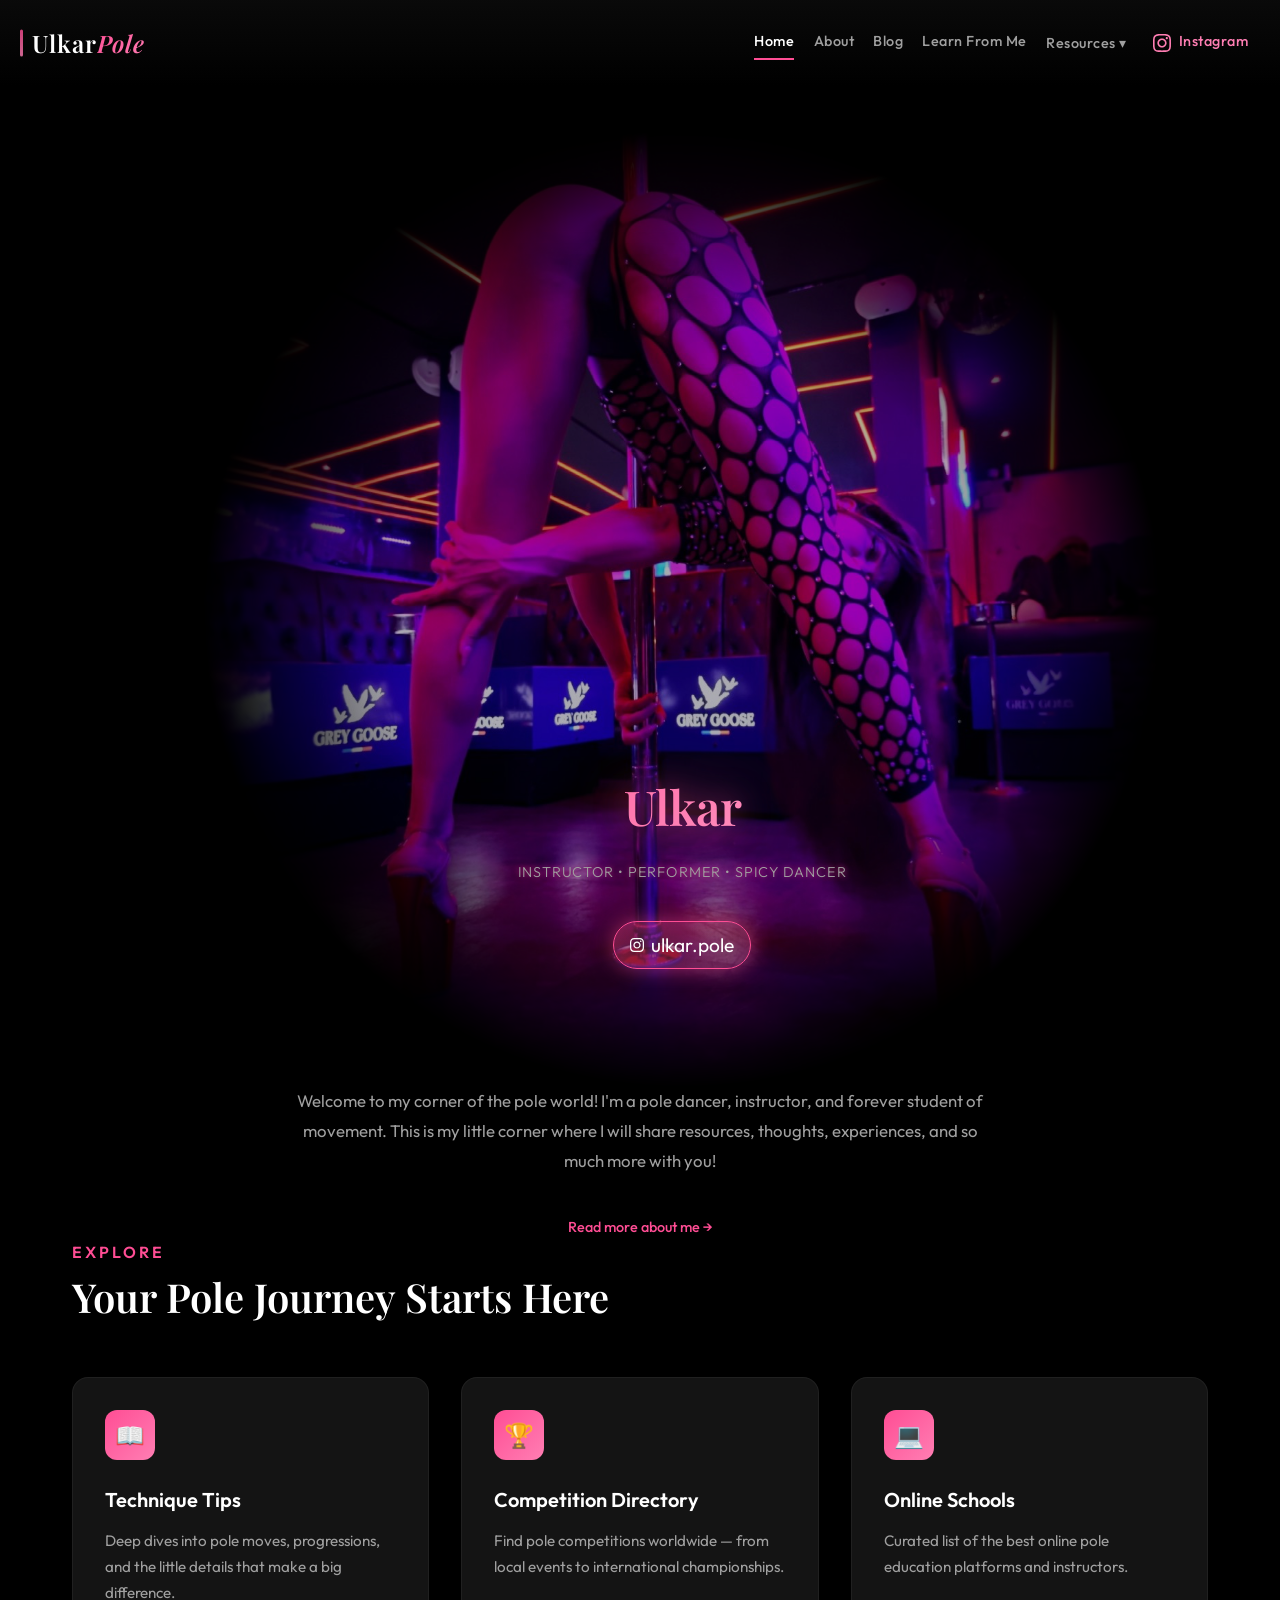
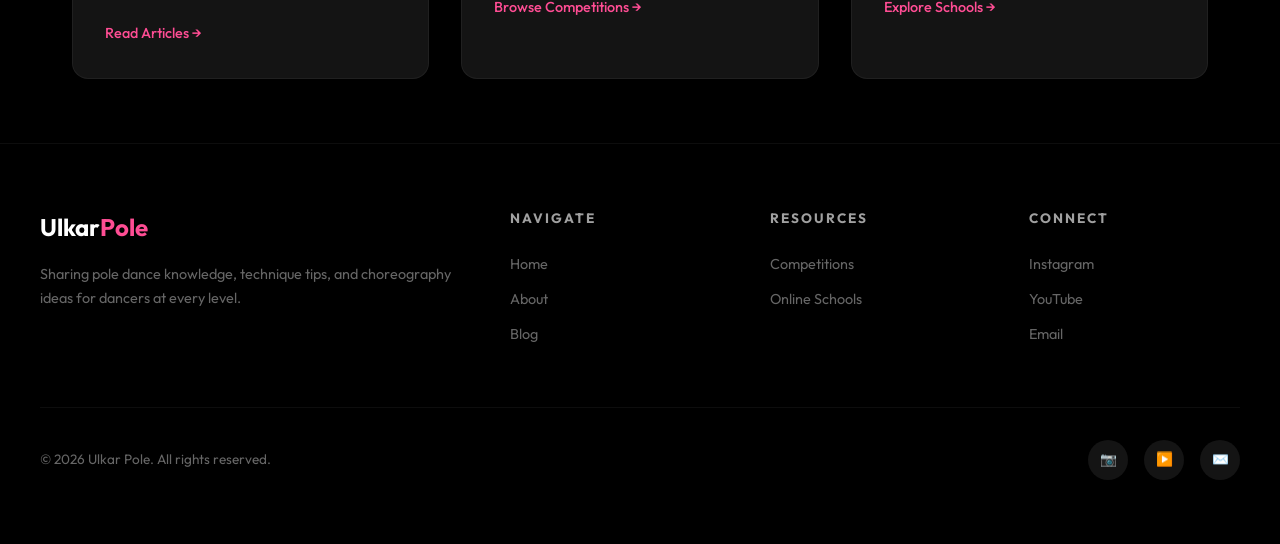
<file: index.html>
<!DOCTYPE html>
<html lang="en">
<head>
  <meta charset="UTF-8">
  <meta name="viewport" content="width=device-width, initial-scale=1.0">
  <title>Ulkar Pole | Pole Dance Technique & Artistry</title>
  <link rel="stylesheet" href="styles.css">
  <link rel="preconnect" href="https://fonts.googleapis.com">
  <link rel="preconnect" href="https://fonts.gstatic.com" crossorigin>
  <link href="https://fonts.googleapis.com/css2?family=Outfit:wght@300;400;500;600;700;800&family=Playfair+Display:ital,wght@0,400;0,600;1,400&display=swap" rel="stylesheet">
  <script src="components/loader.js"></script>
</head>

<body>

  <!-- Navigation -->
  <div id="nav-placeholder"></div>

  <!-- Hero Section -->
  <section class="hero">
    <div class="hero-content">
      <!-- Profile Photo Background -->
      <div class="hero-photo-bg">
        <img src="images/Profile.jpg" alt="Ulkar">
        <div class="hero-photo-text">
          <h1>Ulkar</h1>
          <p class="tagline">Instructor • Performer • Spicy Dancer</p>
          <a href="https://instagram.com/ulkar.pole" target="_blank" class="instagram-link">
            <svg width="14" height="14" viewBox="0 0 24 24" fill="currentColor">
              <path d="M12 2.163c3.204 0 3.584.012 4.85.07 3.252.148 4.771 1.691 4.919 4.919.058 1.265.069 1.645.069 4.849 0 3.205-.012 3.584-.069 4.849-.149 3.225-1.664 4.771-4.919 4.919-1.266.058-1.644.07-4.85.07-3.204 0-3.584-.012-4.849-.07-3.26-.149-4.771-1.699-4.919-4.92-.058-1.265-.07-1.644-.07-4.849 0-3.204.013-3.583.07-4.849.149-3.227 1.664-4.771 4.919-4.919 1.266-.057 1.645-.069 4.849-.069zm0-2.163c-3.259 0-3.667.014-4.947.072-4.358.2-6.78 2.618-6.98 6.98-.059 1.281-.073 1.689-.073 4.948 0 3.259.014 3.668.072 4.948.2 4.358 2.618 6.78 6.98 6.98 1.281.058 1.689.072 4.948.072 3.259 0 3.668-.014 4.948-.072 4.354-.2 6.782-2.618 6.979-6.98.059-1.28.073-1.689.073-4.948 0-3.259-.014-3.667-.072-4.947-.196-4.354-2.617-6.78-6.979-6.98-1.281-.059-1.69-.073-4.949-.073zm0 5.838c-3.403 0-6.162 2.759-6.162 6.162s2.759 6.163 6.162 6.163 6.162-2.759 6.162-6.163c0-3.403-2.759-6.162-6.162-6.162zm0 10.162c-2.209 0-4-1.79-4-4 0-2.209 1.791-4 4-4s4 1.791 4 4c0 2.21-1.791 4-4 4zm6.406-11.845c-.796 0-1.441.645-1.441 1.44s.645 1.44 1.441 1.44c.795 0 1.439-.645 1.439-1.44s-.644-1.44-1.439-1.44z"/>
            </svg>
            ulkar.pole
          </a>
        </div>
      </div>
    </div>
  </section>

  <!-- About Section -->
  <section class="container about-section">
    <div class="about-intro">
      <p>
        Welcome to my corner of the pole world! I'm a pole dancer, instructor, and forever student of movement. This is my little corner where I will share resources, thoughts, experiences, and so much more with you!      </p>
      <a href="about.html" class="card-link">Read more about me →</a>
    </div>
  </section>

  <!-- Featured Section -->
  <section class="container">
    <span class="section-title">Explore</span>
    <h2 class="section-heading">Your Pole Journey Starts Here</h2>
    
    <div class="cards-grid">
      <div class="card">
        <div class="card-icon">📖</div>
        <h3>Technique Tips</h3>
        <p>Deep dives into pole moves, progressions, and the little details that make a big difference.</p>
        <a href="blog.html" class="card-link">Read Articles →</a>
      </div>
      
      <div class="card">
        <div class="card-icon">🏆</div>
        <h3>Competition Directory</h3>
        <p>Find pole competitions worldwide — from local events to international championships.</p>
        <a href="competitions.html" class="card-link">Browse Competitions →</a>
      </div>
      
      <div class="card">
        <div class="card-icon">💻</div>
        <h3>Online Schools</h3>
        <p>Curated list of the best online pole education platforms and instructors.</p>
        <a href="schools.html" class="card-link">Explore Schools →</a>
      </div>
    </div>
  </section>

  <!-- Footer -->
  <!-- Footer -->
  <div id="footer-placeholder"></div>

</body>
</html>
</file>
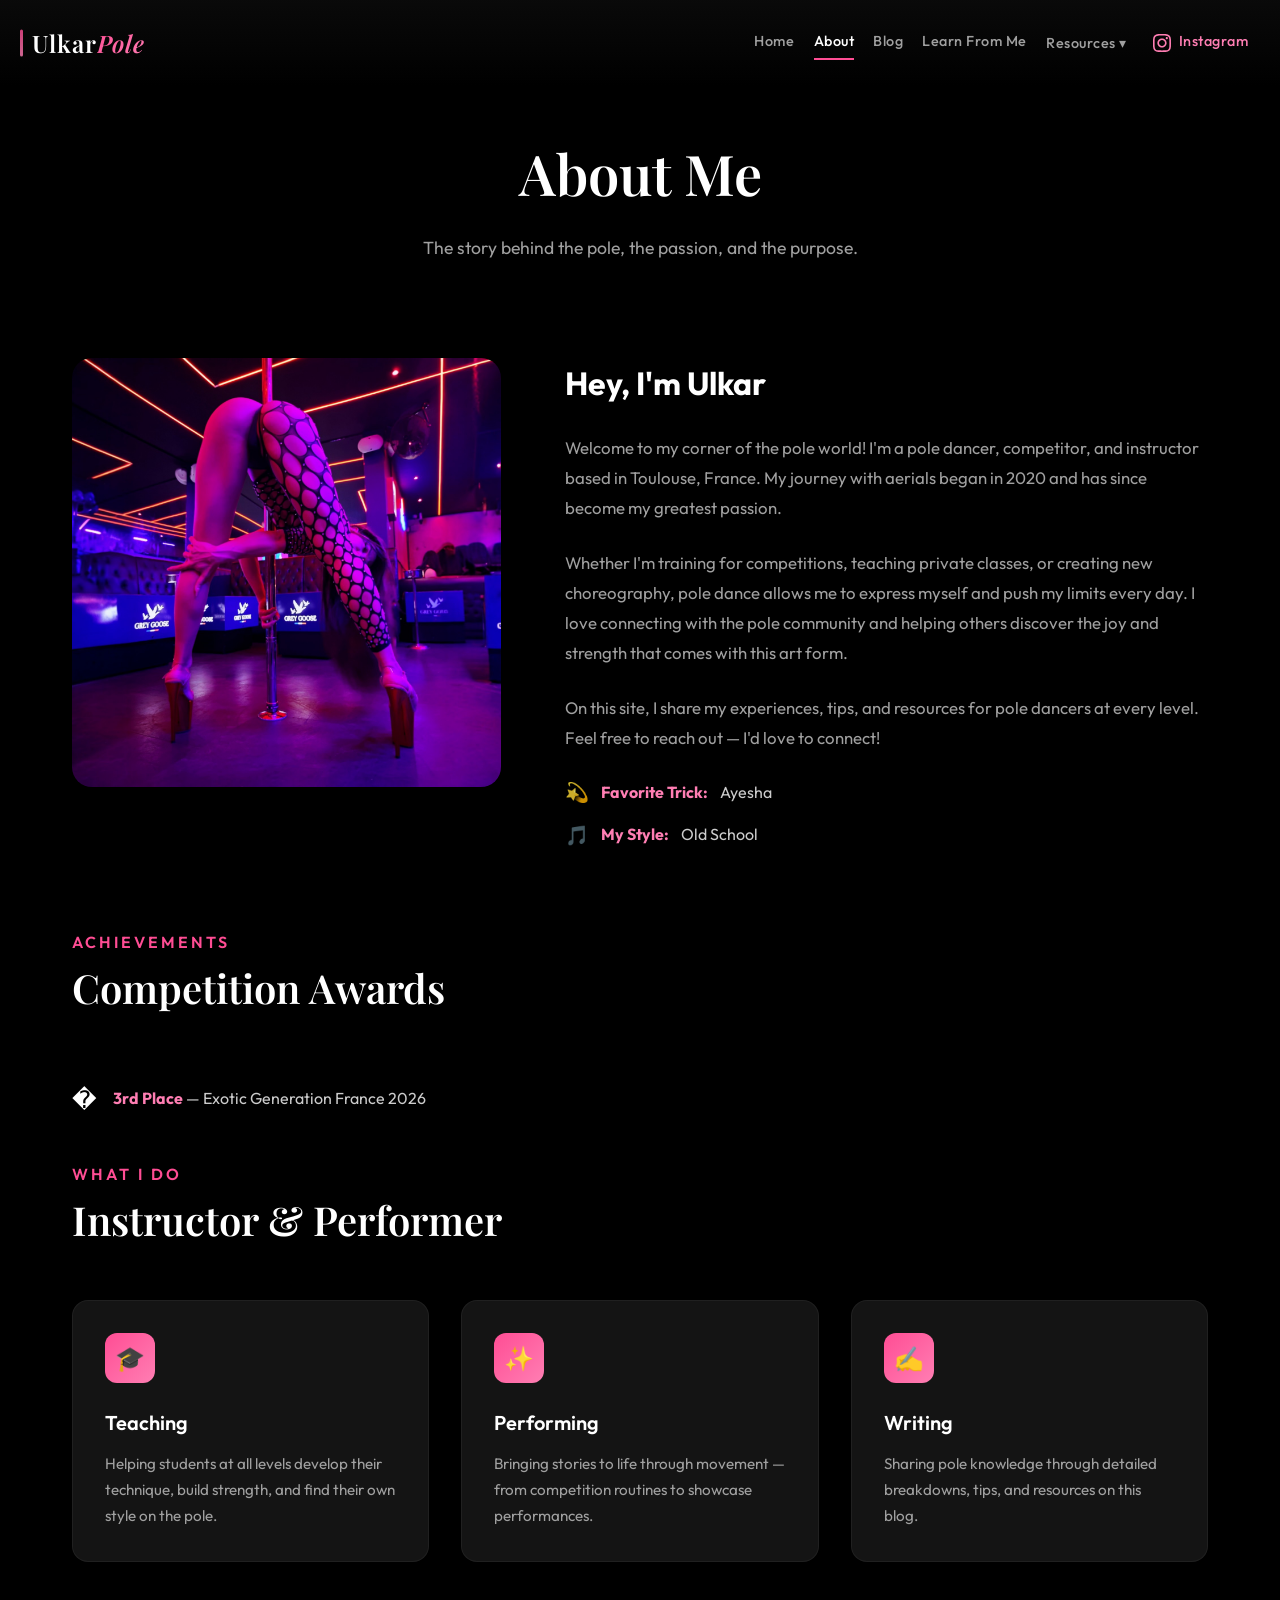
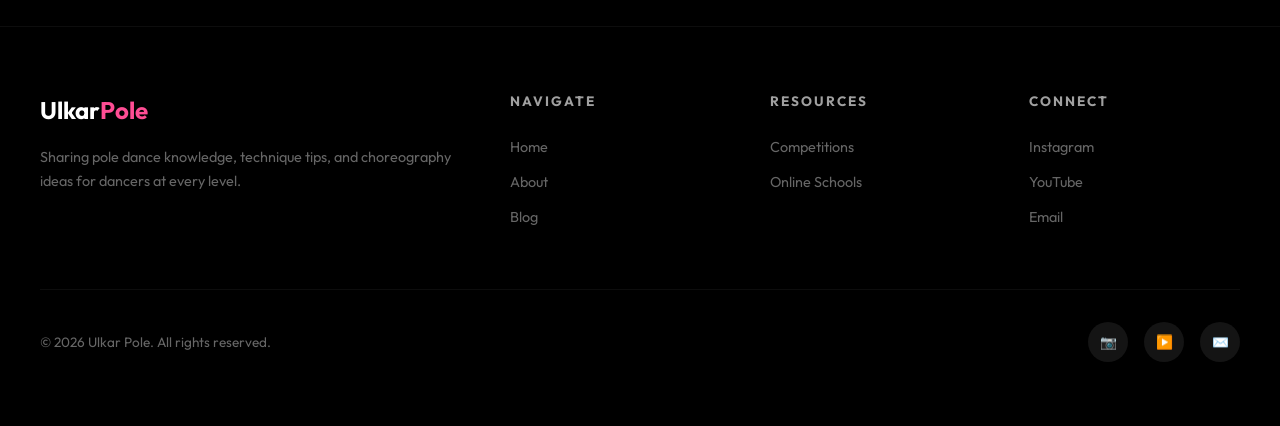
<file: about.html>
<!DOCTYPE html>
<html lang="en">
<head>
  <meta charset="UTF-8">
  <meta name="viewport" content="width=device-width, initial-scale=1.0">
  <title>About | Ulkar</title>
  <link rel="stylesheet" href="styles.css">
  <link rel="preconnect" href="https://fonts.googleapis.com">
  <link rel="preconnect" href="https://fonts.gstatic.com" crossorigin>
  <link href="https://fonts.googleapis.com/css2?family=Outfit:wght@300;400;500;600;700;800&family=Playfair+Display:ital,wght@0,400;0,600;1,400&display=swap" rel="stylesheet">
  <script src="components/loader.js"></script>
</head>

<body>

  <!-- Navigation -->
  <div id="nav-placeholder"></div>

  <!-- Page Header -->
  <header class="page-header">
    <h1>About Me</h1>
    <p>The story behind the pole, the passion, and the purpose.</p>
  </header>

  <!-- About Content -->
  <div class="container">
    <div class="about-content">
      <div class="about-image">
        <img src="images/Profile.jpg" alt="Ulkar" style="width: 100%; border-radius: 20px; object-fit: cover;">
      </div>
      
      <div class="about-text">
        <h2>Hey, I'm Ulkar</h2>
        <p>
          Welcome to my corner of the pole world! I'm a pole dancer, competitor, and instructor based in Toulouse, France. My journey with aerials began in 2020 and has since become my greatest passion.
        </p>
        <p>
          Whether I'm training for competitions, teaching private classes, or creating new choreography, pole dance allows me to express myself and push my limits every day. I love connecting with the pole community and helping others discover the joy and strength that comes with this art form.
        </p>
        <p>
          On this site, I share my experiences, tips, and resources for pole dancers at every level. Feel free to reach out — I'd love to connect!
        </p>
        
        <ul style="list-style: none; padding: 0; margin-top: 1.5rem;">
          <li style="display: flex; align-items: center; gap: 0.75rem; margin-bottom: 0.75rem; color: rgba(255,255,255,0.8);">
            <span style="font-size: 1.2rem;">💫</span> <strong style="color: #ff7eb3;">Favorite Trick:</strong> Ayesha
          </li>
          <li style="display: flex; align-items: center; gap: 0.75rem; color: rgba(255,255,255,0.8);">
            <span style="font-size: 1.2rem;">🎵</span> <strong style="color: #ff7eb3;">My Style:</strong> Old School
          </li>
        </ul>
      </div>
    </div>
  </div>

  <!-- Competition Awards -->
  <section class="container">
    <style>
      .awards-list {
        margin: 2rem 0;
      }
      .award-item {
        display: flex;
        align-items: center;
        gap: 1rem;
        padding: 0.75rem 0;
        border-bottom: 1px solid rgba(255, 255, 255, 0.08);
      }
      .award-item:last-child {
        border-bottom: none;
      }
      .award-item .award-icon {
        font-size: 1.5rem;
      }
      .award-item .award-info {
        color: rgba(255, 255, 255, 0.8);
      }
      .award-item .award-info strong {
        color: #ff7eb3;
      }
    </style>
    
    <span class="section-title">Achievements</span>
    <h2 class="section-heading">Competition Awards</h2>
    
    <div class="awards-list">
      <div class="award-item">
        <span class="award-icon">�</span>
        <span class="award-info"><strong>3rd Place</strong> — Exotic Generation France 2026</span>
      </div>
    </div>
  </section>

  <!-- What I Do Section -->
  <section class="container">
    <span class="section-title">What I Do</span>
    <h2 class="section-heading">Instructor & Performer</h2>
    
    <div class="cards-grid">
      <div class="card">
        <div class="card-icon">🎓</div>
        <h3>Teaching</h3>
        <p>Helping students at all levels develop their technique, build strength, and find their own style on the pole.</p>
      </div>
      
      <div class="card">
        <div class="card-icon">✨</div>
        <h3>Performing</h3>
        <p>Bringing stories to life through movement — from competition routines to showcase performances.</p>
      </div>
      
      <div class="card">
        <div class="card-icon">✍️</div>
        <h3>Writing</h3>
        <p>Sharing pole knowledge through detailed breakdowns, tips, and resources on this blog.</p>
      </div>
    </div>
  </section>

  <!-- Footer -->
  <div id="footer-placeholder"></div>

</body>
</html>
</file>
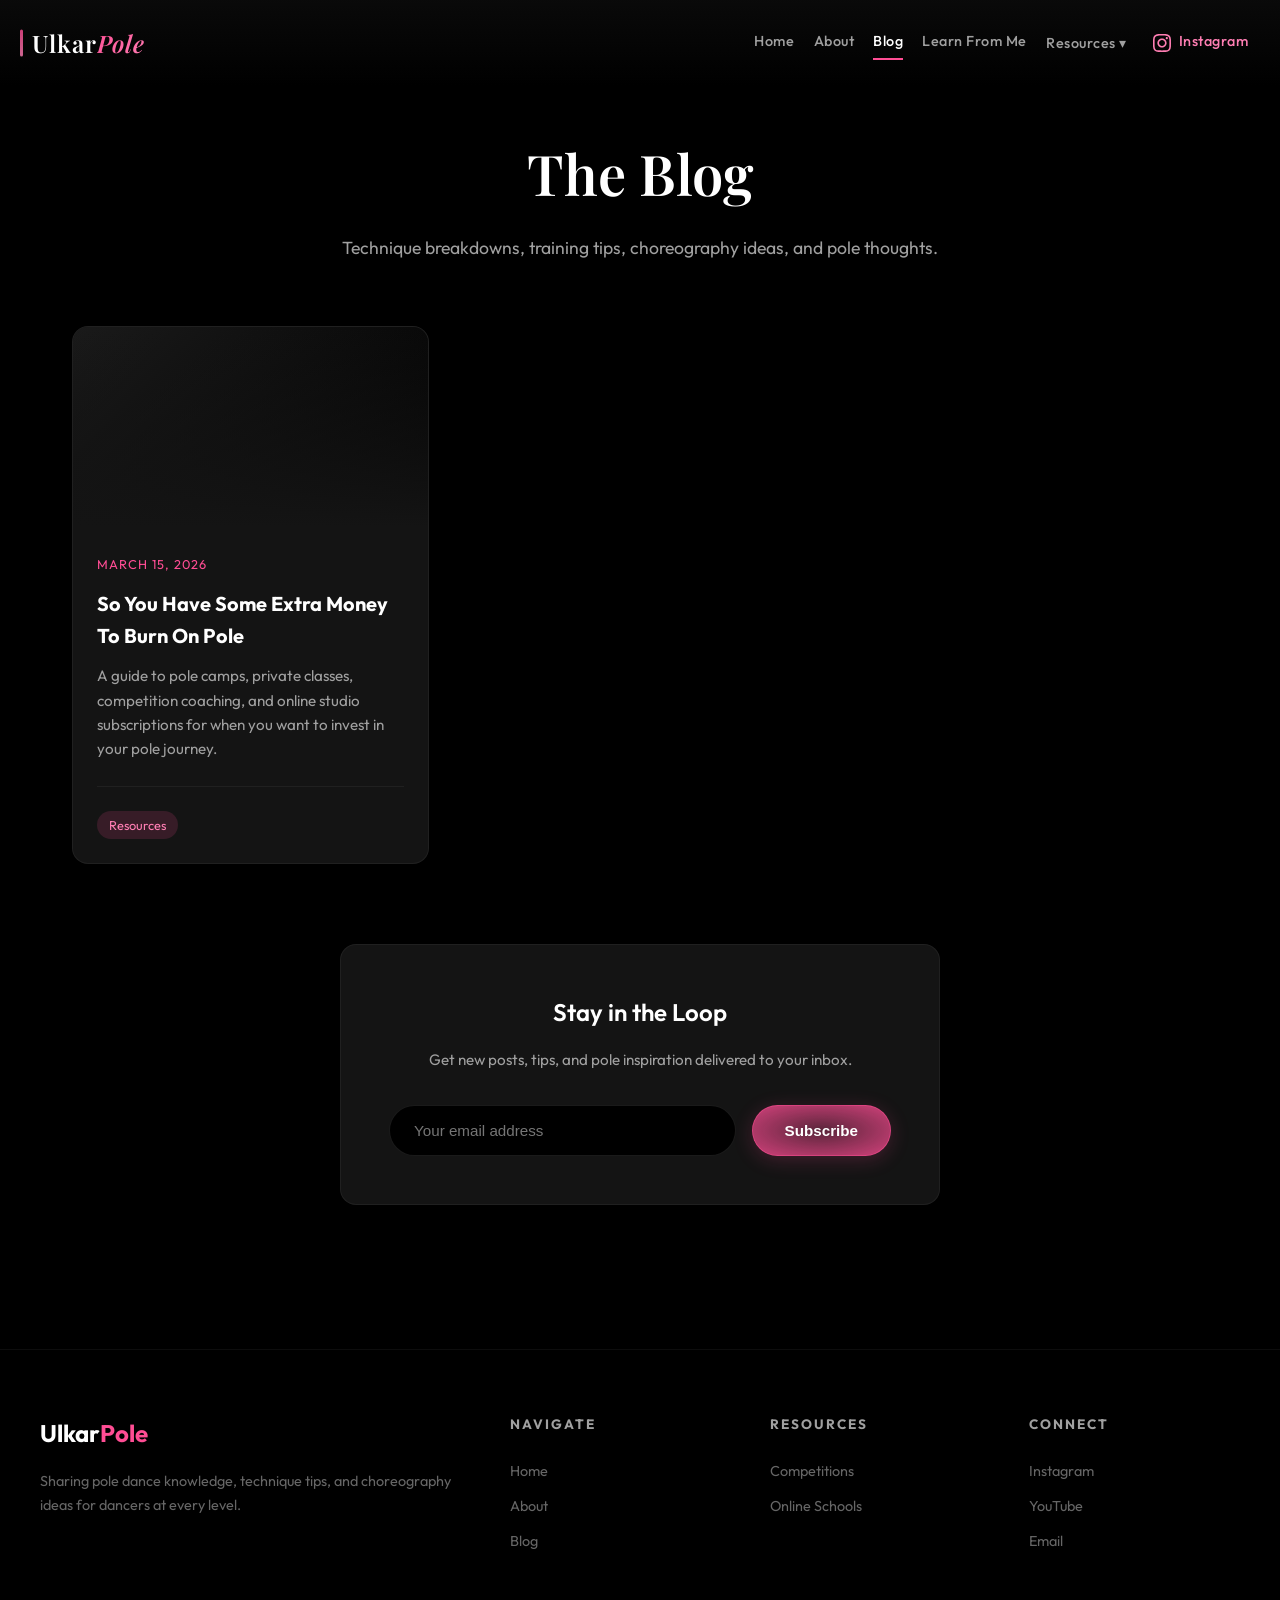
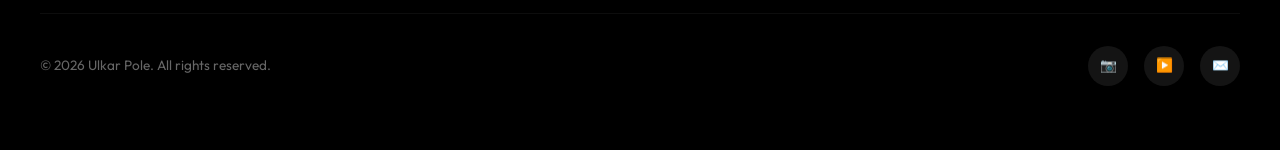
<file: blog.html>
<!DOCTYPE html>
<html lang="en">
<head>
  <meta charset="UTF-8">
  <meta name="viewport" content="width=device-width, initial-scale=1.0">
  <title>Blog | Ulkar Pole</title>
  <link rel="stylesheet" href="styles.css">
  <link rel="preconnect" href="https://fonts.googleapis.com">
  <link rel="preconnect" href="https://fonts.gstatic.com" crossorigin>
  <link href="https://fonts.googleapis.com/css2?family=Outfit:wght@300;400;500;600;700;800&family=Playfair+Display:ital,wght@0,400;0,600;1,400&display=swap" rel="stylesheet">
  <script src="components/loader.js"></script>
</head>

<body>

  <!-- Navigation -->
  <div id="nav-placeholder"></div>

  <!-- Page Header -->
  <header class="page-header">
    <h1>The Blog</h1>
    <p>Technique breakdowns, training tips, choreography ideas, and pole thoughts.</p>
  </header>

  <!-- Blog Posts -->
  <section class="container">
    <div class="blog-grid">
      
      <!-- Blog Post 1 -->
      <article class="blog-card">
        <a href="posts/extra-money-to-burn.html">
          <div class="blog-card-image"></div>
          <div class="blog-card-content">
            <span class="blog-card-date">March 15, 2026</span>
            <h3>So You Have Some Extra Money To Burn On Pole</h3>
            <p>A guide to pole camps, private classes, competition coaching, and online studio subscriptions for when you want to invest in your pole journey.</p>
            <div class="card-meta">
              <span class="card-tag">Resources</span>
            </div>
          </div>
        </a>
      </article>

    </div>
  </section>

  <!-- Newsletter Section -->
  <section class="container" style="padding: 5rem 0;">
    <div class="card" style="text-align: center; max-width: 600px; margin: 0 auto; padding: 3rem;">
      <h3 style="font-size: 1.5rem; margin-bottom: 1rem;">Stay in the Loop</h3>
      <p style="margin-bottom: 2rem;">Get new posts, tips, and pole inspiration delivered to your inbox.</p>
      <form style="display: flex; gap: 1rem; flex-wrap: wrap; justify-content: center;">
        <input type="email" placeholder="Your email address" style="
          flex: 1;
          min-width: 200px;
          padding: 1rem 1.5rem;
          background: var(--bg-dark);
          border: 1px solid rgba(255, 255, 255, 0.1);
          border-radius: 50px;
          color: var(--text-primary);
          font-size: 0.95rem;
        ">
        <button type="submit" class="btn btn-primary">Subscribe</button>
      </form>
    </div>
  </section>

  <!-- Footer -->
  <div id="footer-placeholder"></div>

</body>
</html>
</file>
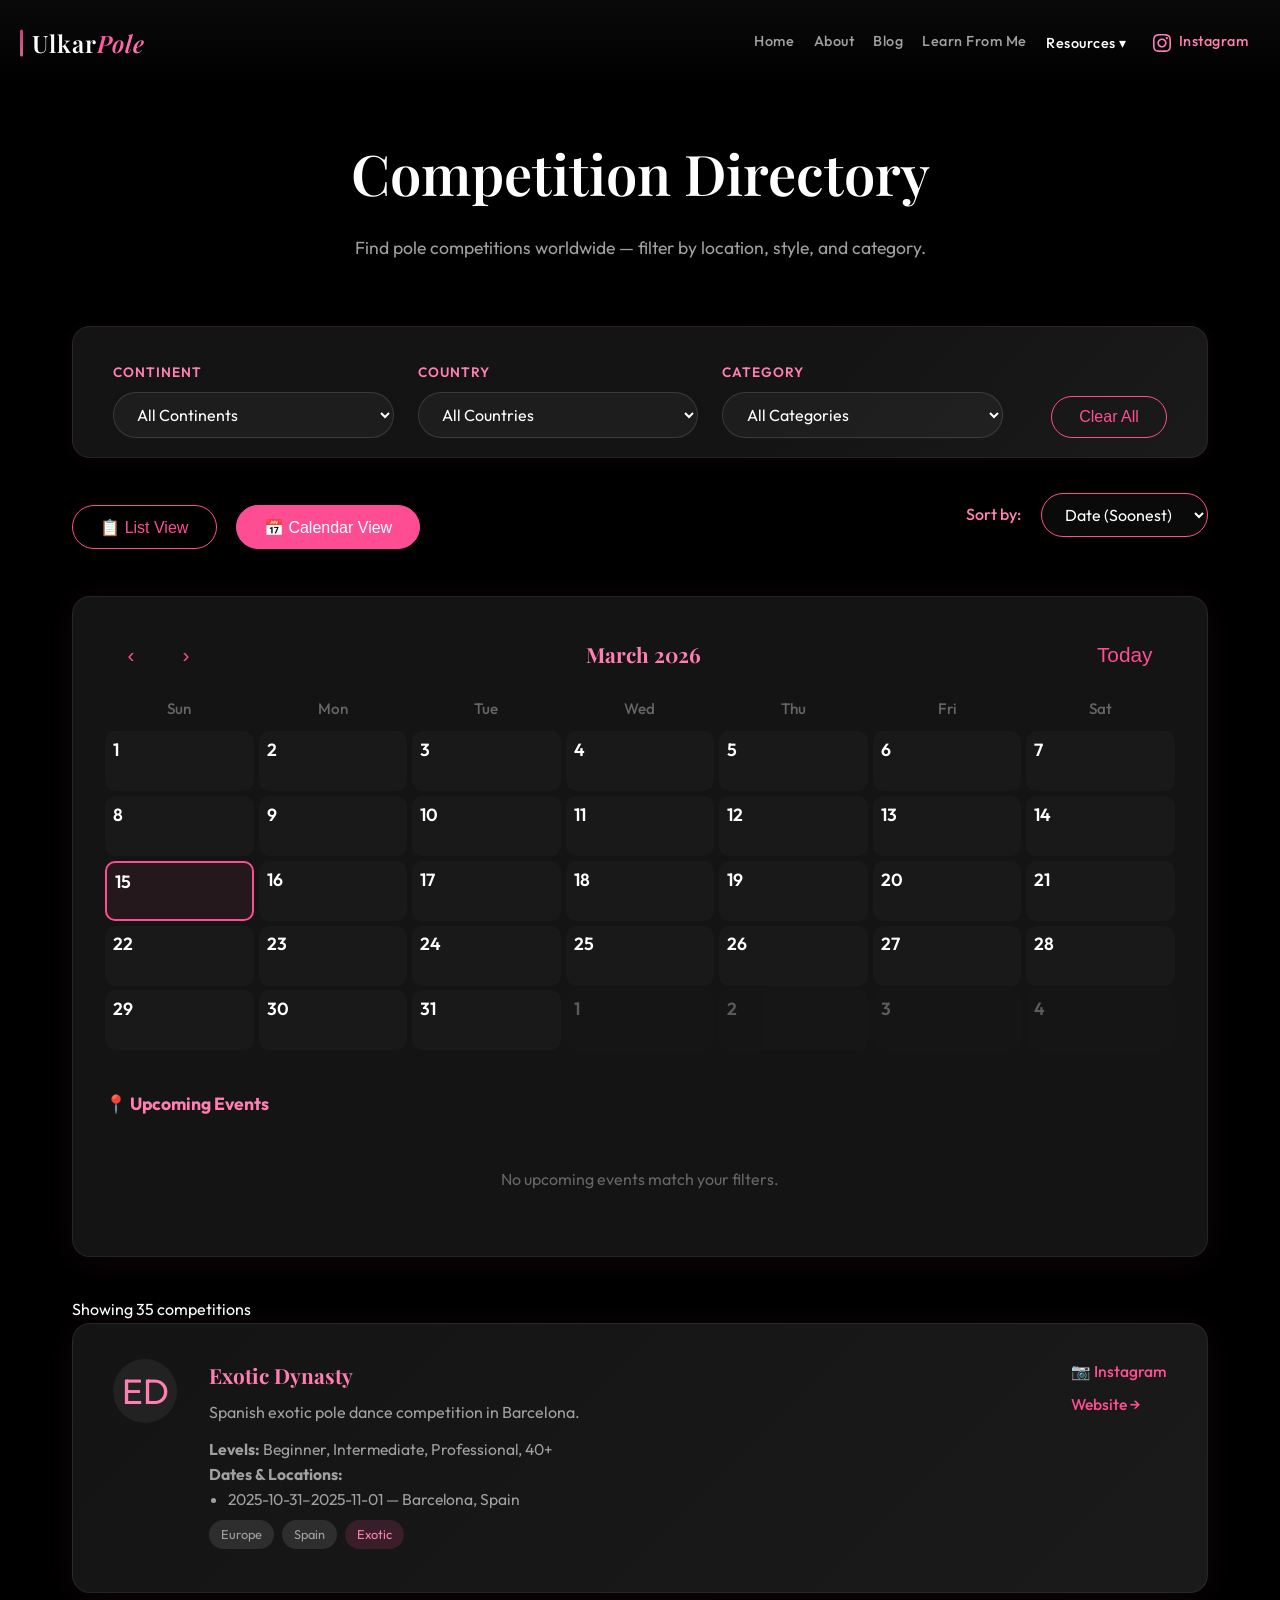
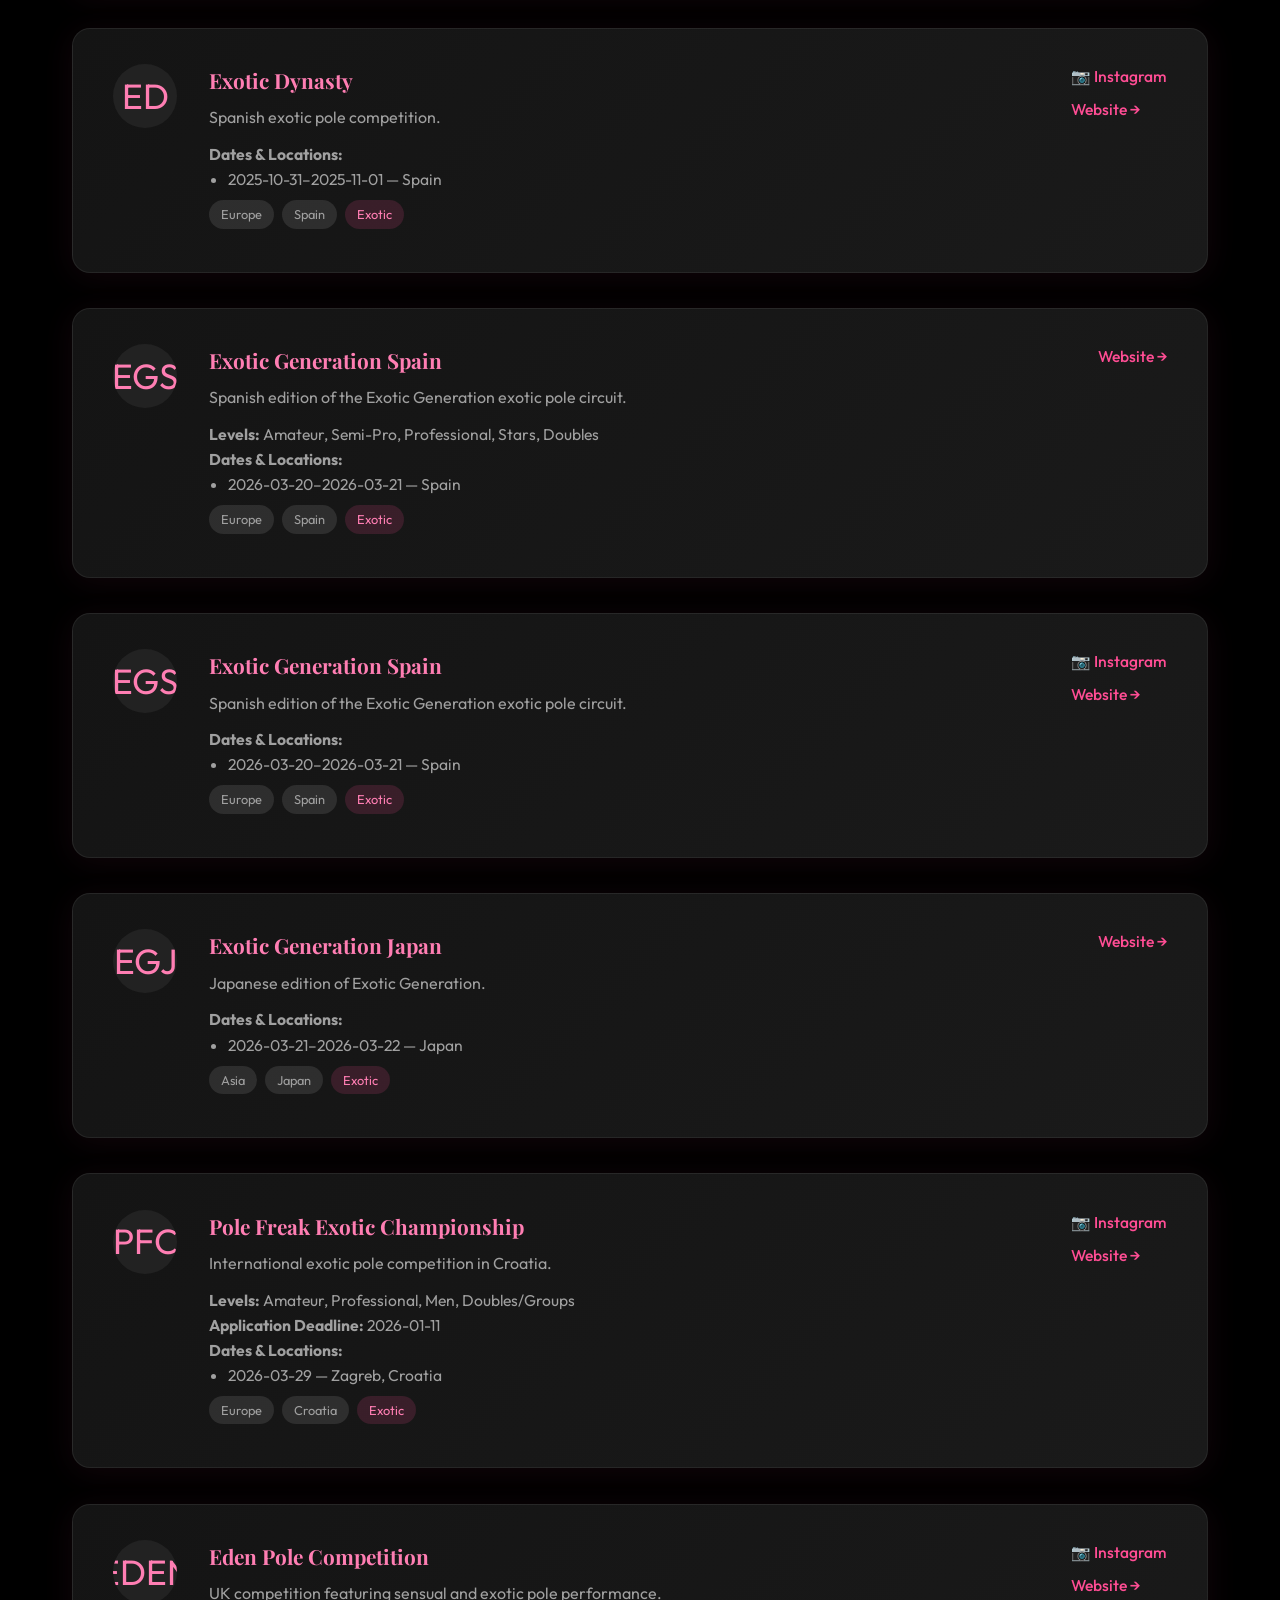
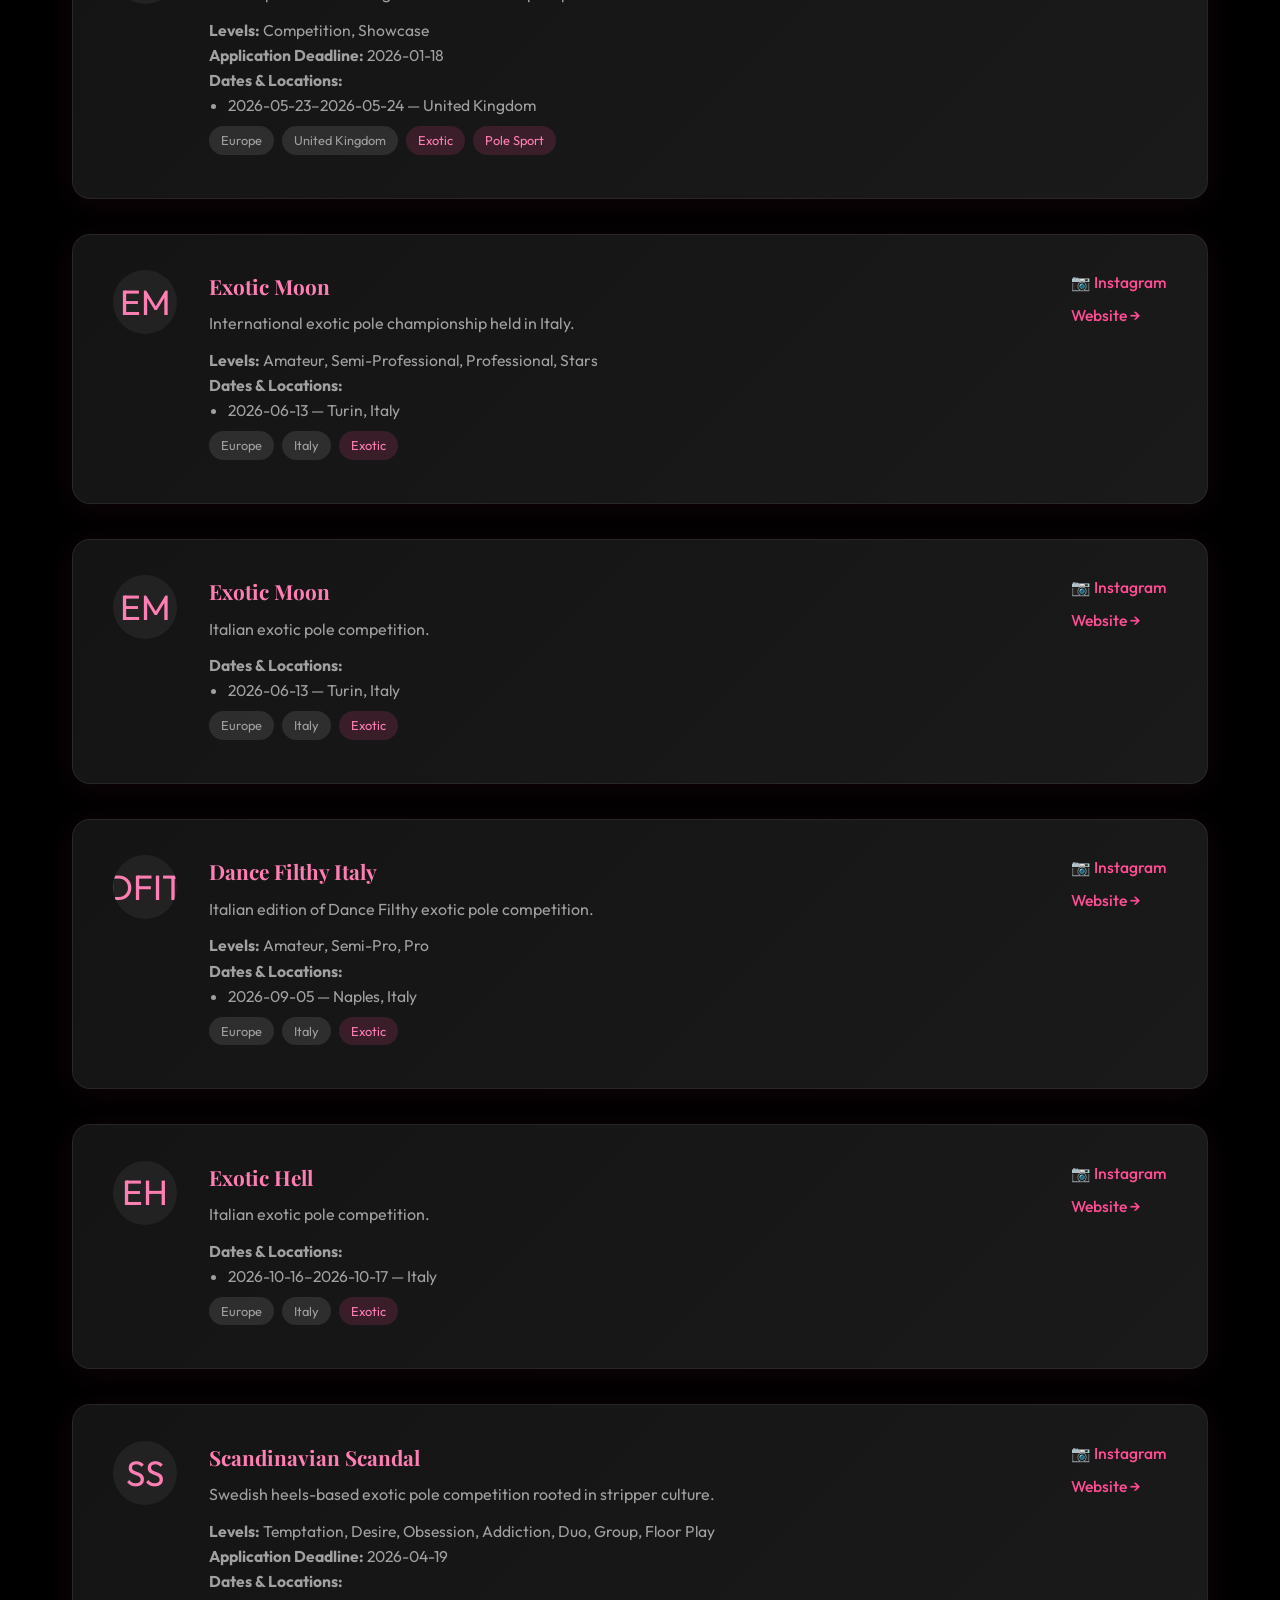
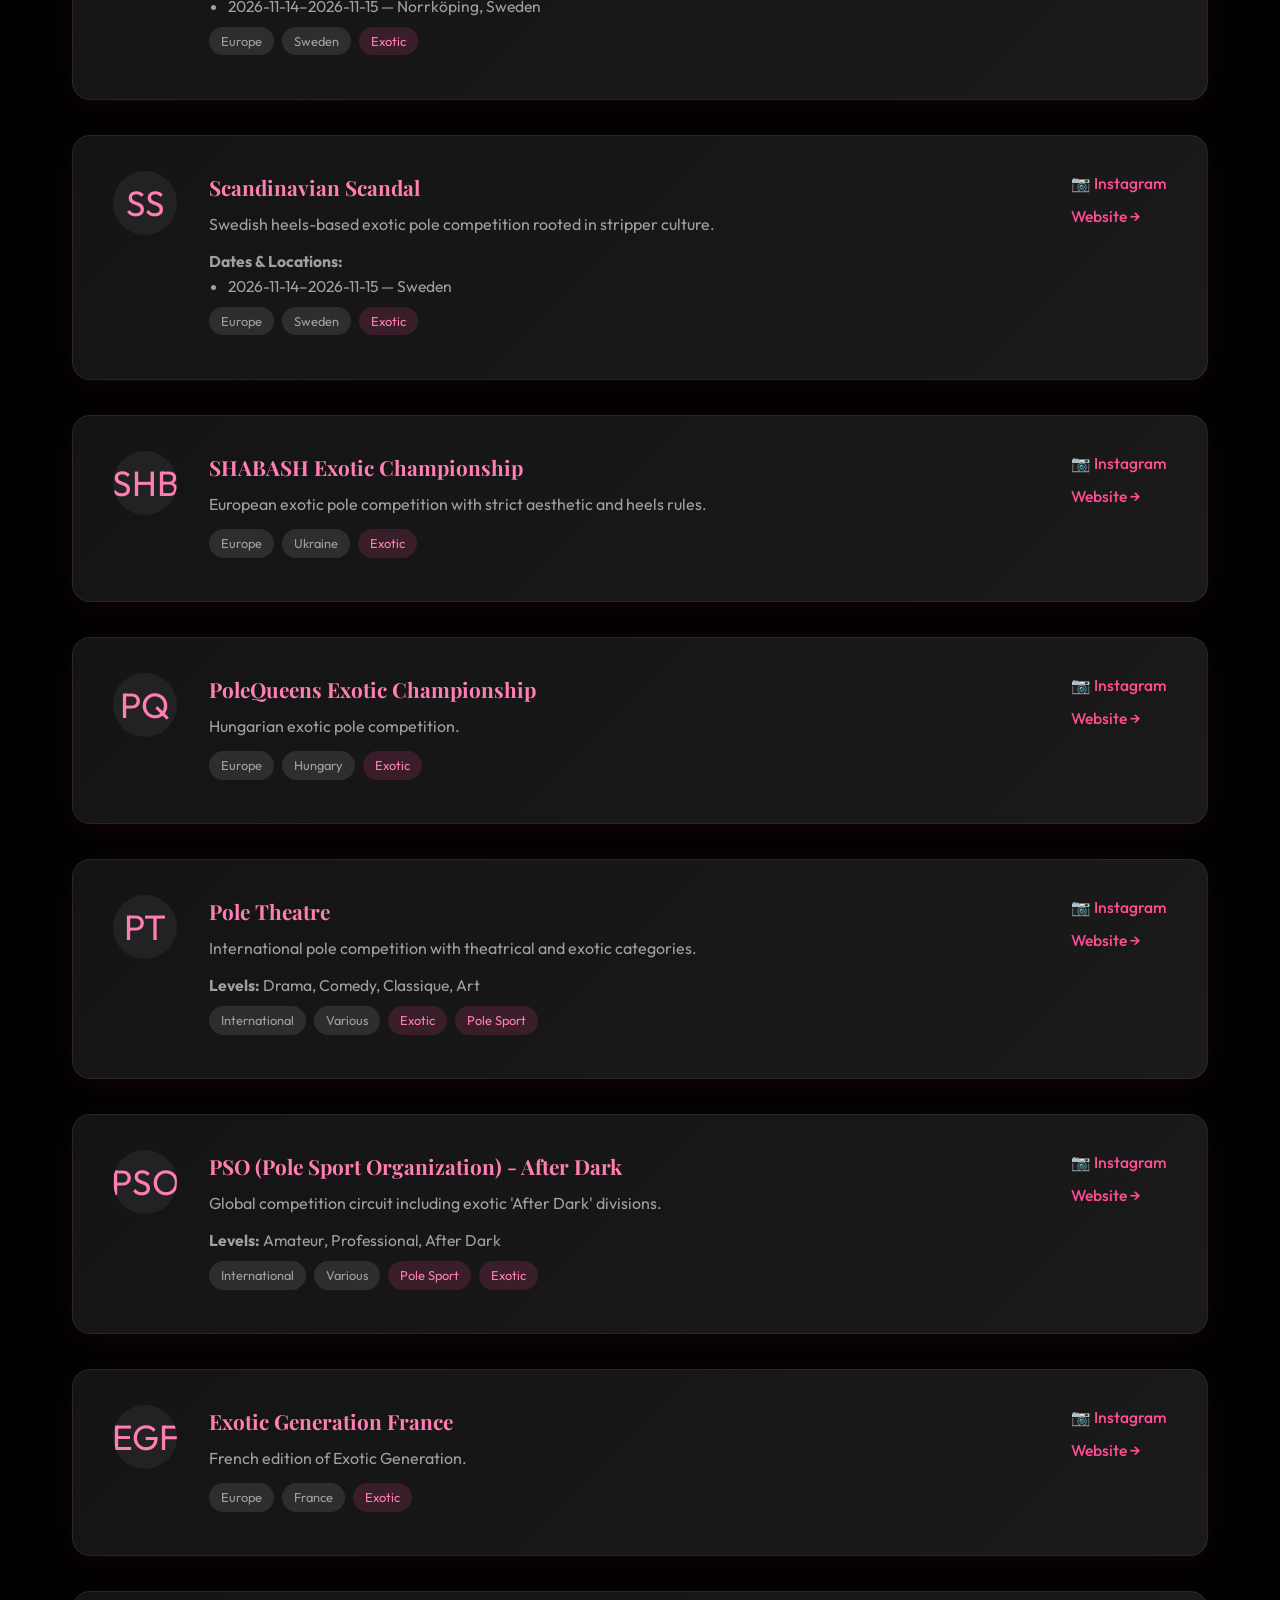
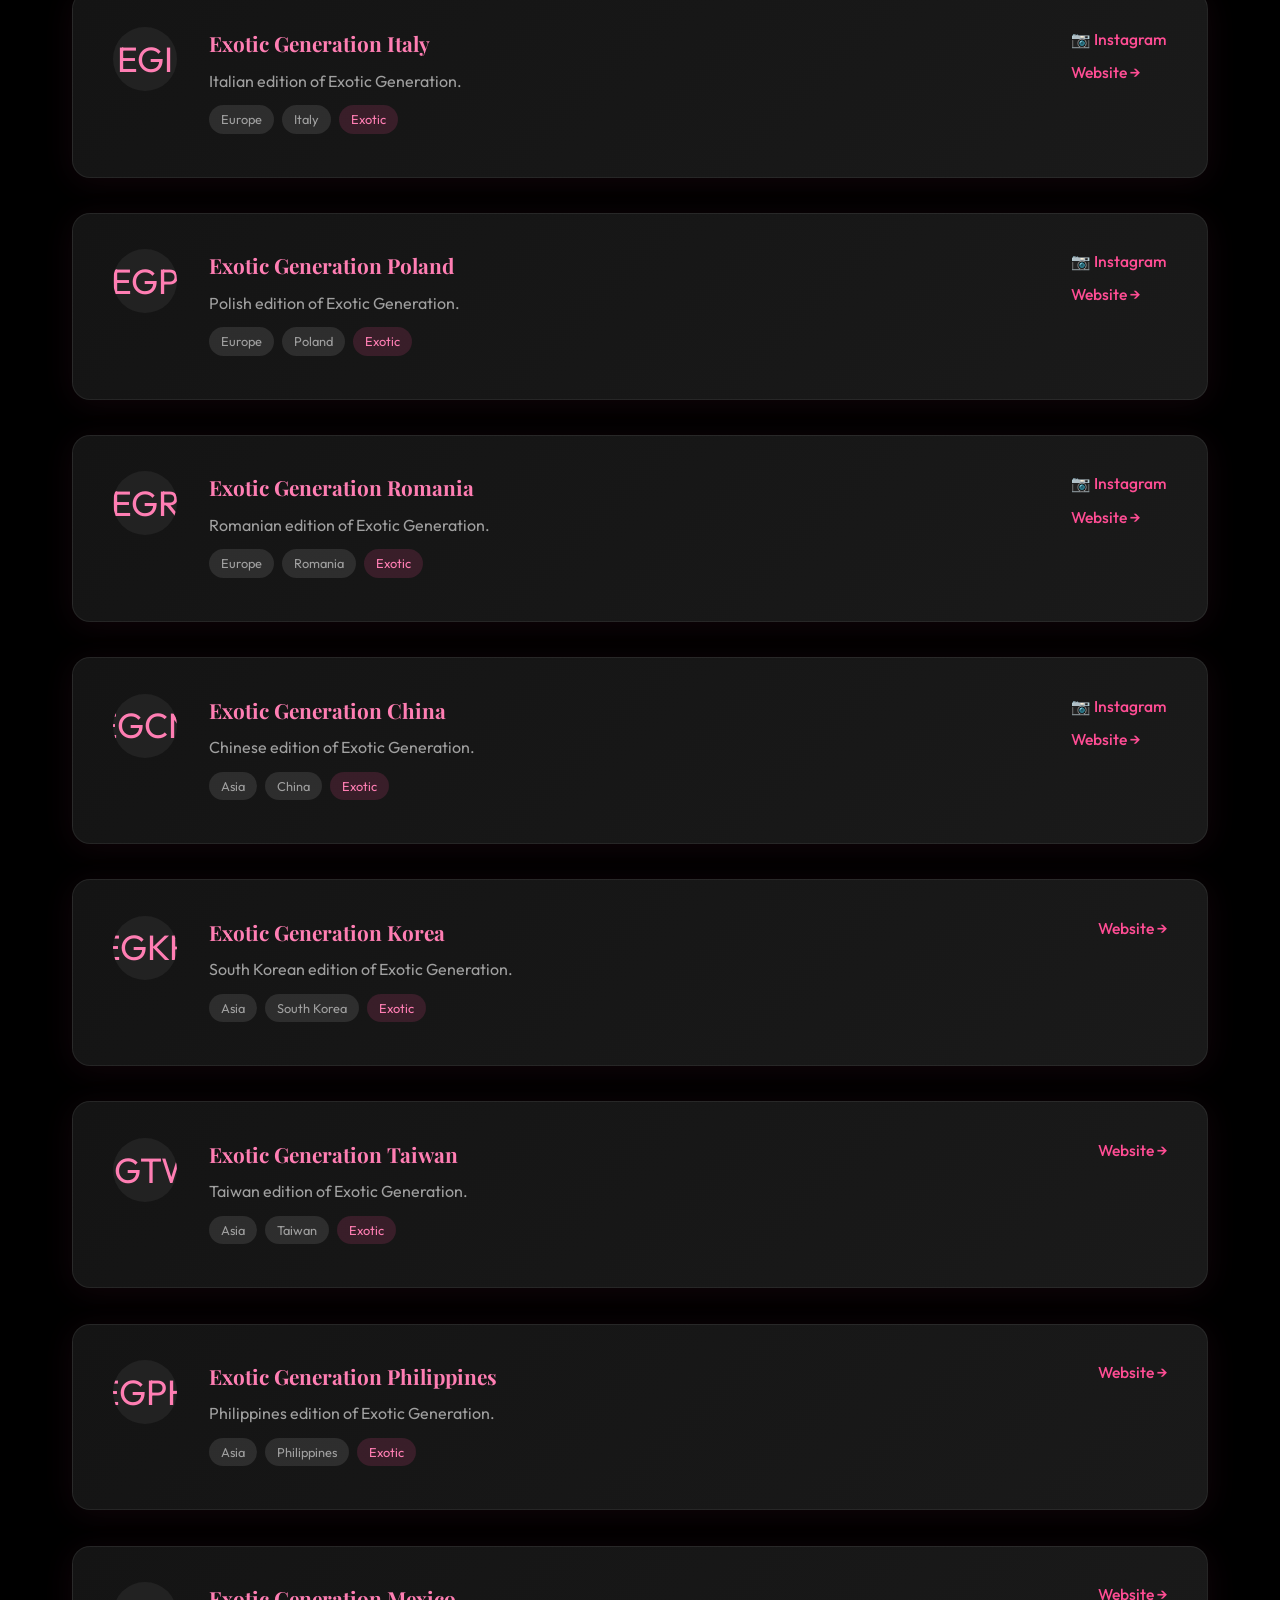
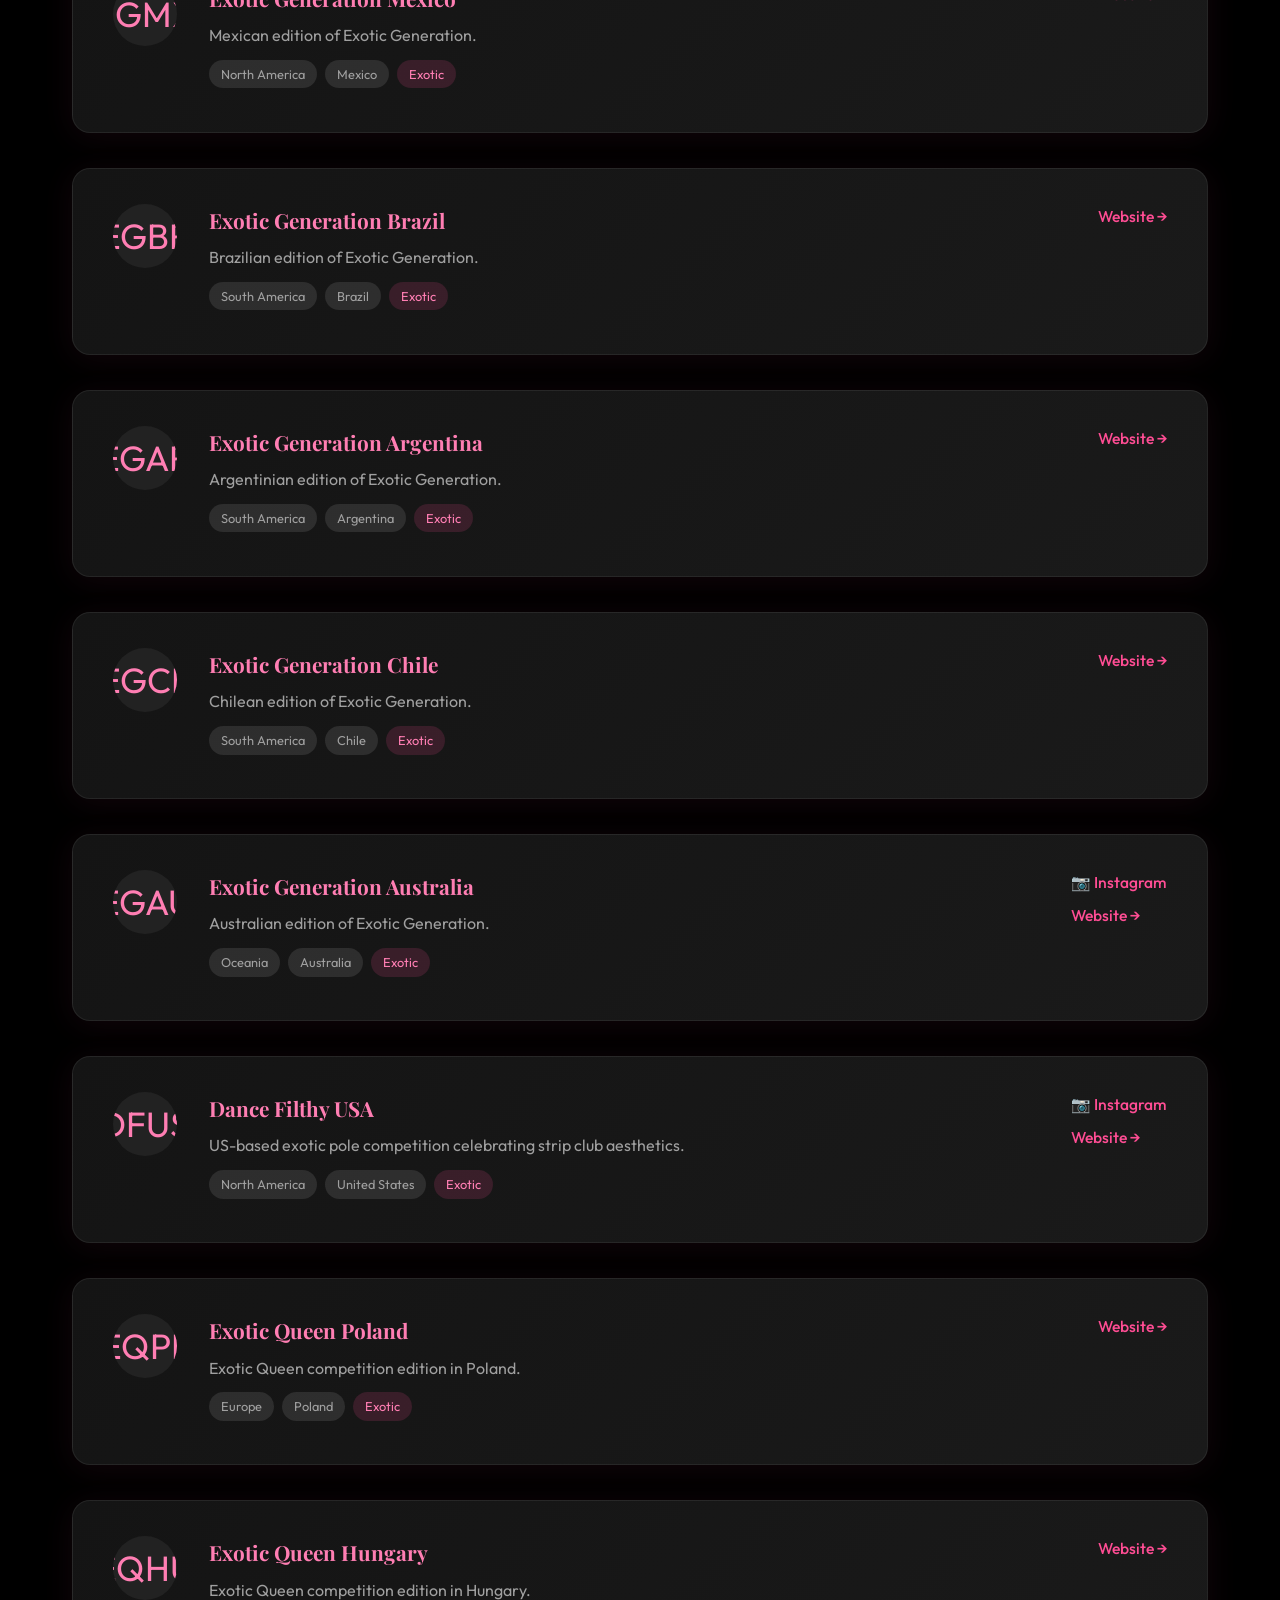
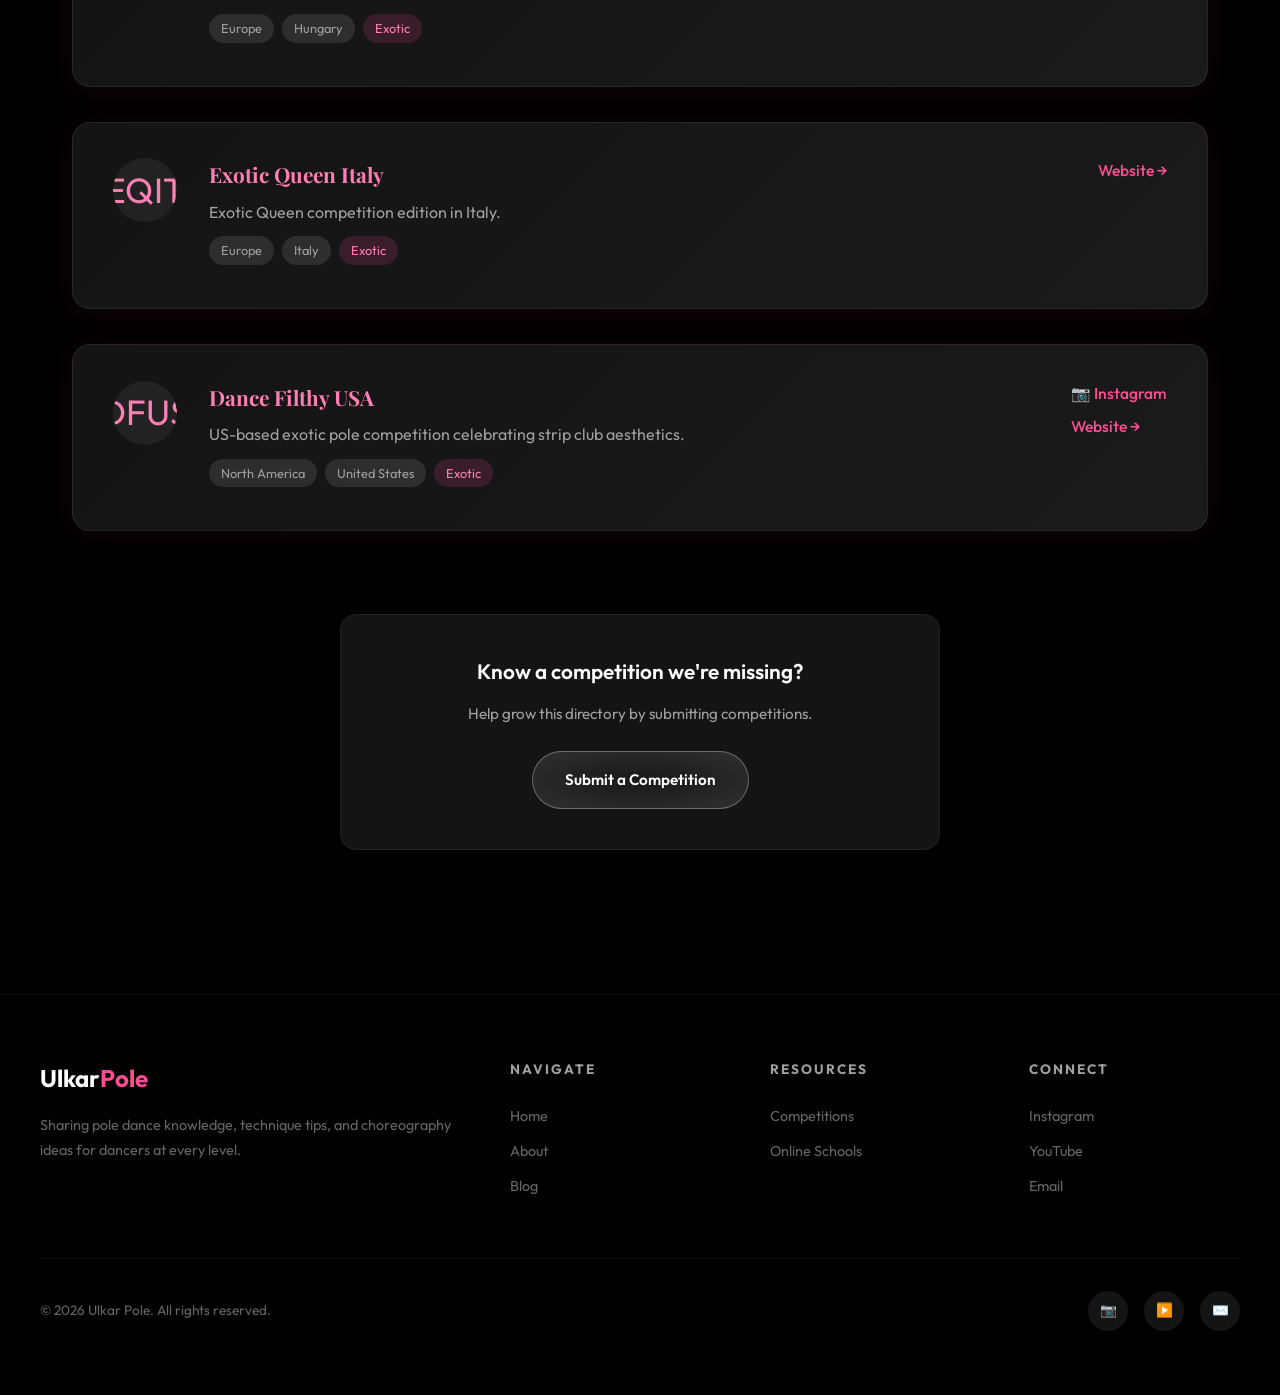
<file: competitions.html>
<!DOCTYPE html>
<html lang="en">
<head>
  <meta charset="UTF-8">
  <meta name="viewport" content="width=device-width, initial-scale=1.0">
  <title>Competition Directory | Ulkar Pole</title>
  <link rel="stylesheet" href="styles.css">
  <link rel="preconnect" href="https://fonts.googleapis.com">
  <link rel="preconnect" href="https://fonts.gstatic.com" crossorigin>
  <link href="https://fonts.googleapis.com/css2?family=Outfit:wght@300;400;500;600;700;800&family=Playfair+Display:ital,wght@0,400;0,600;1,400&display=swap" rel="stylesheet">
  <script src="components/loader.js"></script>
</head>

<body>

  <!-- Navigation -->
  <div id="nav-placeholder"></div>

  <!-- Page Header -->
  <header class="page-header">
    <h1>Competition Directory</h1>
    <p>Find pole competitions worldwide — filter by location, style, and category.</p>
  </header>

  <!-- Filters -->
  <section class="container">
    <div class="filters-container">
      <div class="filters-row">
        <div class="filter-group">
          <label>Continent</label>
          <select id="filter-continent">
            <option value="">All Continents</option>
            <option value="International">International</option>
            <option value="North America">North America</option>
            <option value="South America">South America</option>
            <option value="Europe">Europe</option>
            <option value="Asia">Asia</option>
            <option value="Oceania">Oceania</option>
            <option value="Africa">Africa</option>
          </select>
        </div>
        
        <div class="filter-group">
          <label>Country</label>
          <select id="filter-country">
            <option value="">All Countries</option>
            <!-- Populated dynamically -->
          </select>
        </div>
        
        <div class="filter-group">
          <label>Category</label>
          <select id="filter-category">
            <option value="">All Categories</option>
            <option value="pole-sport">Pole Sport</option>
            <option value="exotic">Exotic</option>
            <option value="sw-owner">SW Owner</option>
          </select>
        </div>
        
        <button class="clear-filters" onclick="clearFilters()">Clear All</button>
      </div>
    </div>
    
    <!-- View Toggle & Sort -->
    <div class="view-toggle">
      <button class="view-btn active" id="list-view-btn" onclick="showListView()">📋 List View</button>
      <button class="view-btn" id="calendar-view-btn" onclick="showCalendarView()">📅 Calendar View</button>
      <div class="sort-row" style="margin-left:auto;">
        <label for="sort-select" class="sort-label">Sort by:</label>
        <select id="sort-select" class="sort-select" onchange="sortCompetitions()">
          <option value="date-asc">Date (Soonest)</option>
          <option value="date-desc">Date (Latest)</option>
          <option value="name">Name (A-Z)</option>
        </select>
      </div>
    </div>
    
    <!-- Calendar View -->
    <div class="calendar-container" id="calendar-container">
      <div class="calendar-header">
        <div class="calendar-nav">
          <button onclick="prevMonth()">‹</button>
          <button onclick="nextMonth()">›</button>
        </div>
        <h3 class="calendar-title" id="calendar-title">March 2026</h3>
        <button class="view-btn" onclick="goToToday()">Today</button>
      </div>
      <div class="calendar-grid" id="calendar-grid">
        <!-- Generated by JS -->
      </div>
      
      <div class="upcoming-events">
        <h4 class="upcoming-title">📍 Upcoming Events</h4>
        <div id="upcoming-list">
          <!-- Generated by JS -->
        </div>
      </div>
    </div>
    
    <!-- List View -->
    <div class="list-container" id="list-container">
      <p class="results-count">Showing <span id="results-count">0</span> competitions</p>
      
      <!-- Competition List -->
      <div id="competitions-list">
        <!-- Populated by JavaScript -->
      </div>
      
      <div id="no-results" class="no-results" style="display: none;">
        <h3>No competitions found</h3>
        <p>Try adjusting your filters to see more results.</p>
      </div>
    </div>
  </section>

  <!-- Add Competition CTA -->
  <section class="container" style="padding: 3rem 0 5rem;">
    <div class="card" style="text-align: center; max-width: 600px; margin: 0 auto; padding: 2.5rem;">
      <h3 style="font-size: 1.3rem; margin-bottom: 0.75rem;">Know a competition we're missing?</h3>
      <p style="margin-bottom: 1.5rem; color: var(--text-secondary);">Help grow this directory by submitting competitions.</p>
      <a href="mailto:your@email.com?subject=Competition Submission" class="btn btn-secondary">Submit a Competition</a>
    </div>
  </section>

  <!-- Footer -->
  <div id="footer-placeholder"></div>

  <script>
    // Competition data
    let competitions = [];
    
    // Load competitions from JSON
    async function loadCompetitions() {
      try {
        const response = await fetch('data/competitions.json');
        const data = await response.json();
        competitions = data.competitions;
        populateCountryFilter();
        renderCompetitions();
      } catch (error) {
        console.error('Error loading competitions:', error);
      }
    }
    
    // Populate country filter based on data
    function populateCountryFilter() {
      const countries = [...new Set(competitions.map(c => c.country))].sort();
      const countrySelect = document.getElementById('filter-country');
      
      countries.forEach(country => {
        if (country !== 'Various' && country !== 'Online') {
          const option = document.createElement('option');
          option.value = country;
          option.textContent = country;
          countrySelect.appendChild(option);
        }
      });
      
      // Add special options at the end
      const onlineOption = document.createElement('option');
      onlineOption.value = 'Online';
      onlineOption.textContent = 'Online';
      countrySelect.appendChild(onlineOption);
    }
    
    // Get category display name
    function getCategoryDisplay(category) {
      const names = {
        'pole-sport': 'Pole Sport',
        'exotic': 'Exotic',
        'sw-owner': 'SW Owner'
      };
      return names[category] || category;
    }
    
    // Render competition card
    function renderCompetitionCard(comp) {
      const categories = comp.category.map(c => 
        `<span class="card-tag">${getCategoryDisplay(c)}</span>`
      ).join('');
      const websiteLink = comp.website !== '#' 
        ? `<a href="${comp.website}" target="_blank" class="competition-link">Website →</a>`
        : '';
      const instagramLink = comp.instagram 
        ? `<a href="${comp.instagram}" target="_blank" class="competition-link instagram-btn">📷 Instagram</a>`
        : '';
      // Build details list
      let details = '';
      if (comp.levels && comp.levels.length) {
        details += `<div><strong>Levels:</strong> ${comp.levels.join(', ')}</div>`;
      }
      if (comp.application_deadline) {
        details += `<div><strong>Application Deadline:</strong> ${comp.application_deadline}</div>`;
      }
      if (comp.dates && comp.dates.length) {
        details += '<div><strong>Dates & Locations:</strong><ul style="margin:0 0 0 1.2em;">' +
          comp.dates.map(d => `<li>${d.start}${d.end && d.end !== d.start ? '–' + d.end : ''} — ${d.location}</li>`).join('') +
          '</ul></div>';
      }
      return `
        <div class="competition-card" 
             data-continent="${comp.continent}" 
             data-country="${comp.country}" 
             data-categories="${comp.category.join(',')}">
          <div class="competition-logo">${comp.logo}</div>
          <div class="competition-info">
            <h3>${comp.name}</h3>
            <p>${comp.description}</p>
            <div class="competition-details" style="color:var(--text-secondary); font-size:0.98em; margin-bottom:0.5em;">${details}</div>
            <div class="competition-meta">
              <span class="card-tag" style="background: rgba(255,255,255,0.1); color: var(--text-secondary);">${comp.continent}</span>
              <span class="card-tag" style="background: rgba(255,255,255,0.1); color: var(--text-secondary);">${comp.country}</span>
              ${categories}
            </div>
          </div>
          <div class="competition-actions">
            ${instagramLink}
            ${websiteLink}
          </div>
        </div>
      `;
    }
    
    // Sort competitions
    let currentSort = 'date-asc';
    function sortCompetitions() {
      currentSort = document.getElementById('sort-select').value;
      renderCompetitions();
    }

    // Render all competitions
    function renderCompetitions() {
      let comps = [...competitions];
      // Sort logic
      if (currentSort === 'date-asc' || currentSort === 'date-desc') {
        comps.sort((a, b) => {
          const aDate = a.dates && a.dates[0] ? new Date(a.dates[0].start) : new Date(2100,0,1);
          const bDate = b.dates && b.dates[0] ? new Date(b.dates[0].start) : new Date(2100,0,1);
          return currentSort === 'date-asc' ? aDate - bDate : bDate - aDate;
        });
      } else if (currentSort === 'name') {
        comps.sort((a, b) => a.name.localeCompare(b.name));
      }
      const container = document.getElementById('competitions-list');
      container.innerHTML = comps.map(renderCompetitionCard).join('');
      filterCompetitions();
    }
    
    // Filter competitions
    function filterCompetitions() {
      const continent = document.getElementById('filter-continent').value;
      const country = document.getElementById('filter-country').value;
      const category = document.getElementById('filter-category').value;
      
      const cards = document.querySelectorAll('.competition-card');
      let visibleCount = 0;
      
      cards.forEach(card => {
        const cardContinent = card.dataset.continent;
        const cardCountry = card.dataset.country;
        const cardCategories = card.dataset.categories.split(',');
        
        let show = true;
        
        if (continent && cardContinent !== continent) show = false;
        if (country && cardCountry !== country) show = false;
        if (category && !cardCategories.includes(category)) show = false;
        
        card.classList.toggle('hidden', !show);
        if (show) visibleCount++;
      });
      
      document.getElementById('results-count').textContent = visibleCount;
      document.getElementById('no-results').style.display = visibleCount === 0 ? 'block' : 'none';
    }
    
    // Clear all filters
    function clearFilters() {
      document.getElementById('filter-continent').value = '';
      document.getElementById('filter-country').value = '';
      document.getElementById('filter-category').value = '';
      filterCompetitions();
      renderCalendar();
      renderUpcomingEvents();
    }
    
    // Event listeners
    document.getElementById('filter-continent').addEventListener('change', () => {
      filterCompetitions();
      renderCalendar();
      renderUpcomingEvents();
    });
    document.getElementById('filter-country').addEventListener('change', () => {
      filterCompetitions();
      renderCalendar();
      renderUpcomingEvents();
    });
    document.getElementById('filter-category').addEventListener('change', () => {
      filterCompetitions();
      renderCalendar();
      renderUpcomingEvents();
    });
    
    // ===== CALENDAR FUNCTIONALITY =====
    let currentDate = new Date(2026, 2, 1); // March 2026
    const today = new Date(2026, 2, 15); // March 15, 2026
    
    function showListView() {
      document.getElementById('list-container').classList.remove('hidden');
      document.getElementById('calendar-container').classList.remove('active');
      document.getElementById('list-view-btn').classList.add('active');
      document.getElementById('calendar-view-btn').classList.remove('active');
    }
    
    function showCalendarView() {
      document.getElementById('list-container').classList.add('hidden');
      document.getElementById('calendar-container').classList.add('active');
      document.getElementById('list-view-btn').classList.remove('active');
      document.getElementById('calendar-view-btn').classList.add('active');
      renderCalendar();
      renderUpcomingEvents();
    }
    
    function prevMonth() {
      currentDate.setMonth(currentDate.getMonth() - 1);
      renderCalendar();
    }
    
    function nextMonth() {
      currentDate.setMonth(currentDate.getMonth() + 1);
      renderCalendar();
    }
    
    function goToToday() {
      currentDate = new Date(today);
      renderCalendar();
    }
    
    function getFilteredCompetitions() {
      const continent = document.getElementById('filter-continent').value;
      const country = document.getElementById('filter-country').value;
      const category = document.getElementById('filter-category').value;
      
      return competitions.filter(comp => {
        if (continent && comp.continent !== continent) return false;
        if (country && comp.country !== country) return false;
        if (category && !comp.category.includes(category)) return false;
        return true;
      });
    }
    
    function getEventsForDate(year, month, day) {
      const filtered = getFilteredCompetitions();
      const events = [];
      
      filtered.forEach(comp => {
        if (comp.dates) {
          comp.dates.forEach(dateObj => {
            const start = new Date(dateObj.start);
            const end = new Date(dateObj.end);
            const checkDate = new Date(year, month, day);
            
            if (checkDate >= start && checkDate <= end) {
              events.push({
                name: comp.name,
                logo: comp.logo,
                location: dateObj.location,
                start: start,
                end: end,
                categories: comp.category,
                instagram: comp.instagram
              });
            }
          });
        }
      });
      
      return events;
    }
    
    function renderCalendar() {
      const year = currentDate.getFullYear();
      const month = currentDate.getMonth();
      
      const monthNames = ['January', 'February', 'March', 'April', 'May', 'June',
                          'July', 'August', 'September', 'October', 'November', 'December'];
      
      document.getElementById('calendar-title').textContent = `${monthNames[month]} ${year}`;
      
      const firstDay = new Date(year, month, 1).getDay();
      const daysInMonth = new Date(year, month + 1, 0).getDate();
      const daysInPrevMonth = new Date(year, month, 0).getDate();
      
      let html = '';
      
      // Day headers
      const dayNames = ['Sun', 'Mon', 'Tue', 'Wed', 'Thu', 'Fri', 'Sat'];
      dayNames.forEach(day => {
        html += `<div class="calendar-day-header">${day}</div>`;
      });
      
      // Previous month days
      for (let i = firstDay - 1; i >= 0; i--) {
        const day = daysInPrevMonth - i;
        html += `<div class="calendar-day other-month"><span class="calendar-day-number">${day}</span></div>`;
      }
      
      // Current month days
      for (let day = 1; day <= daysInMonth; day++) {
        const isToday = (year === today.getFullYear() && month === today.getMonth() && day === today.getDate());
        const events = getEventsForDate(year, month, day);
        
        let eventsHtml = '';
        events.slice(0, 3).forEach(event => {
          const isExotic = event.categories.includes('exotic');
          eventsHtml += `<div class="calendar-event ${isExotic ? 'exotic' : ''}" title="${event.name} - ${event.location}">${event.logo}</div>`;
        });
        if (events.length > 3) {
          eventsHtml += `<div class="calendar-event" style="background: var(--text-muted);">+${events.length - 3} more</div>`;
        }
        
        html += `
          <div class="calendar-day ${isToday ? 'today' : ''}">
            <span class="calendar-day-number">${day}</span>
            ${eventsHtml}
          </div>
        `;
      }
      
      // Next month days
      const totalCells = Math.ceil((firstDay + daysInMonth) / 7) * 7;
      const remainingDays = totalCells - (firstDay + daysInMonth);
      for (let day = 1; day <= remainingDays; day++) {
        html += `<div class="calendar-day other-month"><span class="calendar-day-number">${day}</span></div>`;
      }
      
      document.getElementById('calendar-grid').innerHTML = html;
    }
    
    function renderUpcomingEvents() {
      const filtered = getFilteredCompetitions();
      const allEvents = [];
      
      filtered.forEach(comp => {
        if (comp.dates) {
          comp.dates.forEach(dateObj => {
            const start = new Date(dateObj.start);
            if (start >= today) {
              allEvents.push({
                name: comp.name,
                logo: comp.logo,
                location: dateObj.location,
                start: start,
                end: new Date(dateObj.end),
                categories: comp.category,
                instagram: comp.instagram
              });
            }
          });
        }
      });
      
      // Sort by date
      allEvents.sort((a, b) => a.start - b.start);
      
      const monthNames = ['Jan', 'Feb', 'Mar', 'Apr', 'May', 'Jun', 'Jul', 'Aug', 'Sep', 'Oct', 'Nov', 'Dec'];
      
      let html = '';
      allEvents.slice(0, 10).forEach(event => {
        const categories = event.categories.map(c => `<span class="card-tag">${getCategoryDisplay(c)}</span>`).join('');
        html += `
          <div class="upcoming-event">
            <div class="upcoming-date">
              <div class="month">${monthNames[event.start.getMonth()]}</div>
              <div class="day">${event.start.getDate()}</div>
            </div>
            <div class="upcoming-info">
              <h4>${event.name}</h4>
              <p>📍 ${event.location}</p>
            </div>
            <div class="upcoming-tags">
              ${categories}
            </div>
          </div>
        `;
      });
      
      if (allEvents.length === 0) {
        html = '<p style="color: var(--text-muted); text-align: center; padding: 2rem;">No upcoming events match your filters.</p>';
      }
      
      document.getElementById('upcoming-list').innerHTML = html;
    }
    
    // Mobile menu toggle
    function toggleMenu() {
      document.querySelector('.nav-links').classList.toggle('active');
    }
    
    // Initialize
    loadCompetitions();
    document.getElementById('sort-select').value = 'date-asc';
    showCalendarView();
  </script>

</body>
</html>
</file>
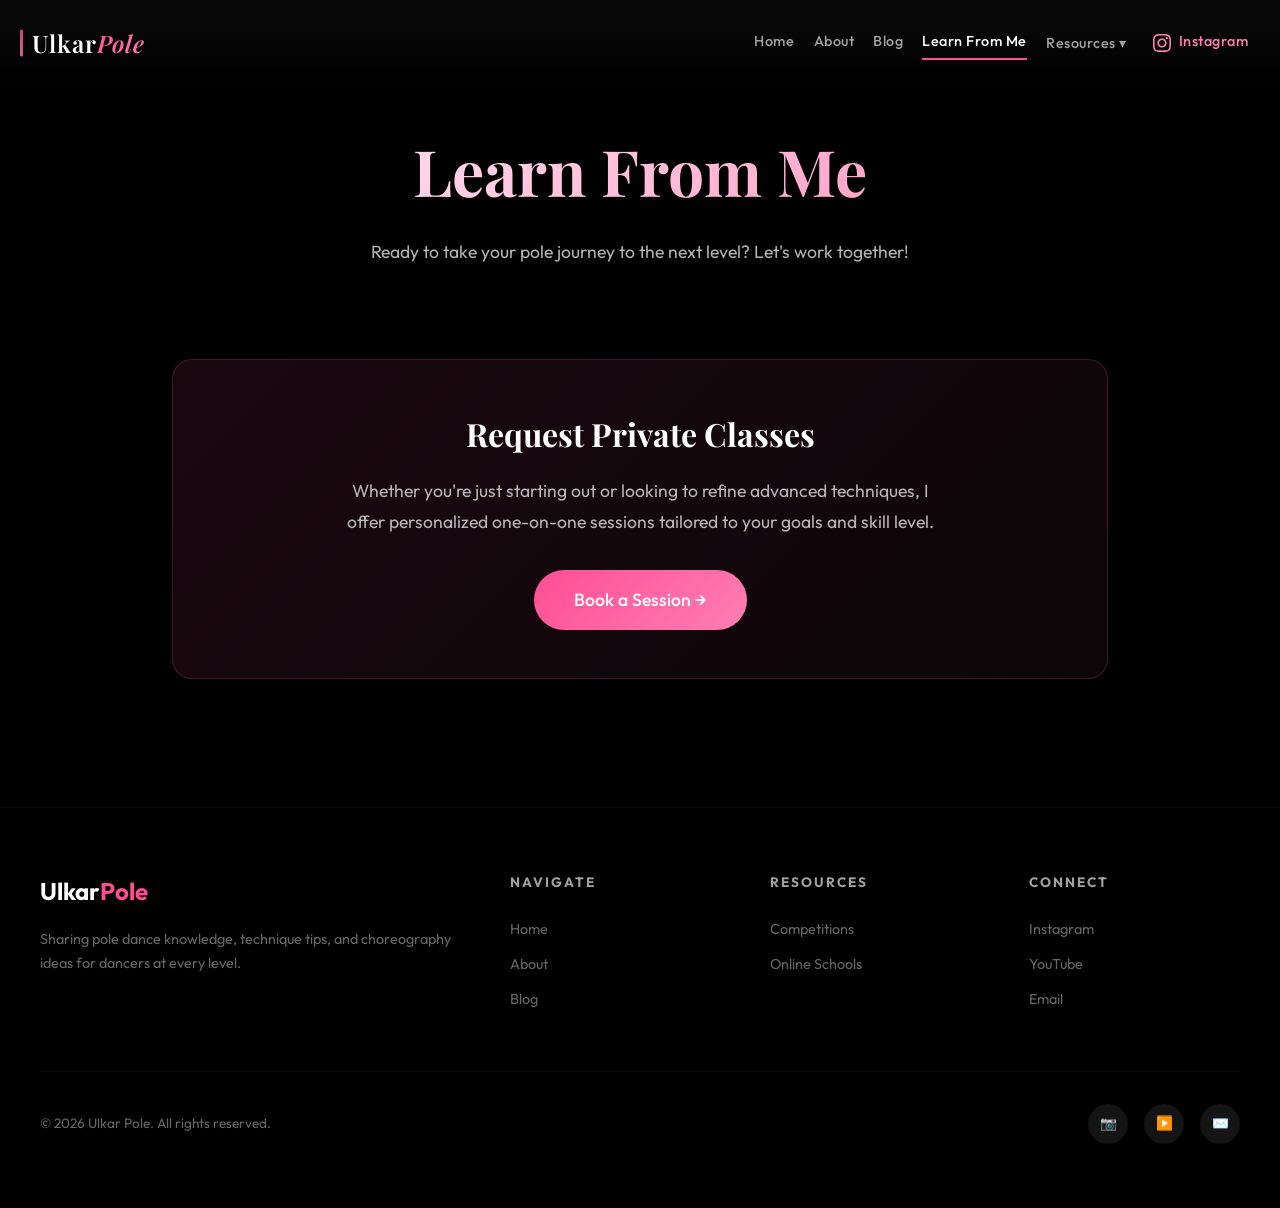
<file: learn.html>
<!DOCTYPE html>
<html lang="en">
<head>
  <meta charset="UTF-8">
  <meta name="viewport" content="width=device-width, initial-scale=1.0">
  <title>Learn From Me | Ulkar Pole</title>
  <link rel="stylesheet" href="styles.css">
  <link href="https://fonts.googleapis.com/css2?family=Playfair+Display:wght@400;500;600;700&family=Outfit:wght@300;400;500;600&display=swap" rel="stylesheet">
  <style>
    .learn-hero {
      padding: 120px 2rem 60px;
      text-align: center;
    }

    .learn-hero h1 {
      font-family: 'Playfair Display', serif;
      font-size: clamp(2.5rem, 5vw, 4rem);
      margin-bottom: 1rem;
      background: linear-gradient(135deg, #fff 0%, #ff7eb3 100%);
      -webkit-background-clip: text;
      -webkit-text-fill-color: transparent;
      background-clip: text;
    }

    .learn-hero p {
      font-size: 1.1rem;
      color: rgba(255, 255, 255, 0.7);
      max-width: 600px;
      margin: 0 auto;
    }

    .learn-content {
      max-width: 1000px;
      margin: 0 auto;
      padding: 2rem;
    }

    .learn-card {
      background: linear-gradient(135deg, rgba(255, 77, 148, 0.1) 0%, rgba(255, 126, 179, 0.05) 100%);
      border: 1px solid rgba(255, 77, 148, 0.2);
      border-radius: 20px;
      padding: 3rem;
      text-align: center;
      margin-bottom: 2rem;
    }

    .learn-card h2 {
      font-family: 'Playfair Display', serif;
      font-size: 2rem;
      margin-bottom: 1rem;
      color: #fff;
    }

    .learn-card p {
      color: rgba(255, 255, 255, 0.7);
      font-size: 1.1rem;
      line-height: 1.8;
      margin-bottom: 2rem;
      max-width: 600px;
      margin-left: auto;
      margin-right: auto;
    }

    .learn-card .cta-button {
      display: inline-block;
      padding: 1rem 2.5rem;
      background: linear-gradient(135deg, #ff4d94 0%, #ff7eb3 100%);
      color: #fff;
      text-decoration: none;
      border-radius: 50px;
      font-weight: 500;
      font-size: 1.1rem;
      transition: transform 0.3s ease, box-shadow 0.3s ease;
    }

    .learn-card .cta-button:hover {
      transform: translateY(-3px);
      box-shadow: 0 10px 30px rgba(255, 77, 148, 0.4);
    }

    .offerings {
      display: grid;
      grid-template-columns: repeat(auto-fit, minmax(280px, 1fr));
      gap: 1.5rem;
      margin-top: 3rem;
    }

    .offering-item {
      background: rgba(255, 255, 255, 0.03);
      border: 1px solid rgba(255, 255, 255, 0.08);
      border-radius: 16px;
      padding: 2rem;
      text-align: center;
    }

    .offering-item h3 {
      font-family: 'Playfair Display', serif;
      font-size: 1.3rem;
      margin-bottom: 0.75rem;
      color: #ff7eb3;
    }

    .offering-item p {
      color: rgba(255, 255, 255, 0.6);
      font-size: 0.95rem;
      line-height: 1.6;
    }

    @media (max-width: 768px) {
      .learn-card {
        padding: 2rem 1.5rem;
      }
    }
  </style>
  <script src="components/loader.js"></script>
</head>
<body>

  <!-- Navigation -->
  <div id="nav-placeholder"></div>

  <!-- Hero -->
  <section class="learn-hero">
    <h1>Learn From Me</h1>
    <p>Ready to take your pole journey to the next level? Let's work together!</p>
  </section>

  <!-- Content -->
  <section class="learn-content">
    
    <!-- Private Classes Card -->
    <div class="learn-card">
      <h2>Request Private Classes</h2>
      <p>Whether you're just starting out or looking to refine advanced techniques, I offer personalized one-on-one sessions tailored to your goals and skill level.</p>
      <a href="https://forms.google.com/your-form-placeholder" target="_blank" class="cta-button">Book a Session →</a>
    </div>

    <!-- What I Offer
    <div class="offerings">
      <div class="offering-item">
        <h3>Beginner Foundations</h3>
        <p>Build strength, learn basic spins, and develop proper technique from the ground up.</p>
      </div>
      <div class="offering-item">
        <h3>Intermediate Combos</h3>
        <p>Link moves together, work on transitions, and start exploring inversions.</p>
      </div>
      <div class="offering-item">
        <h3>Advanced Tricks</h3>
        <p>Master challenging moves, deadlifts, and complex combinations.</p>
      </div>
    </div> -->

  </section>

  <!-- Footer -->
  <div id="footer-placeholder"></div>

</body>
</html>
</file>
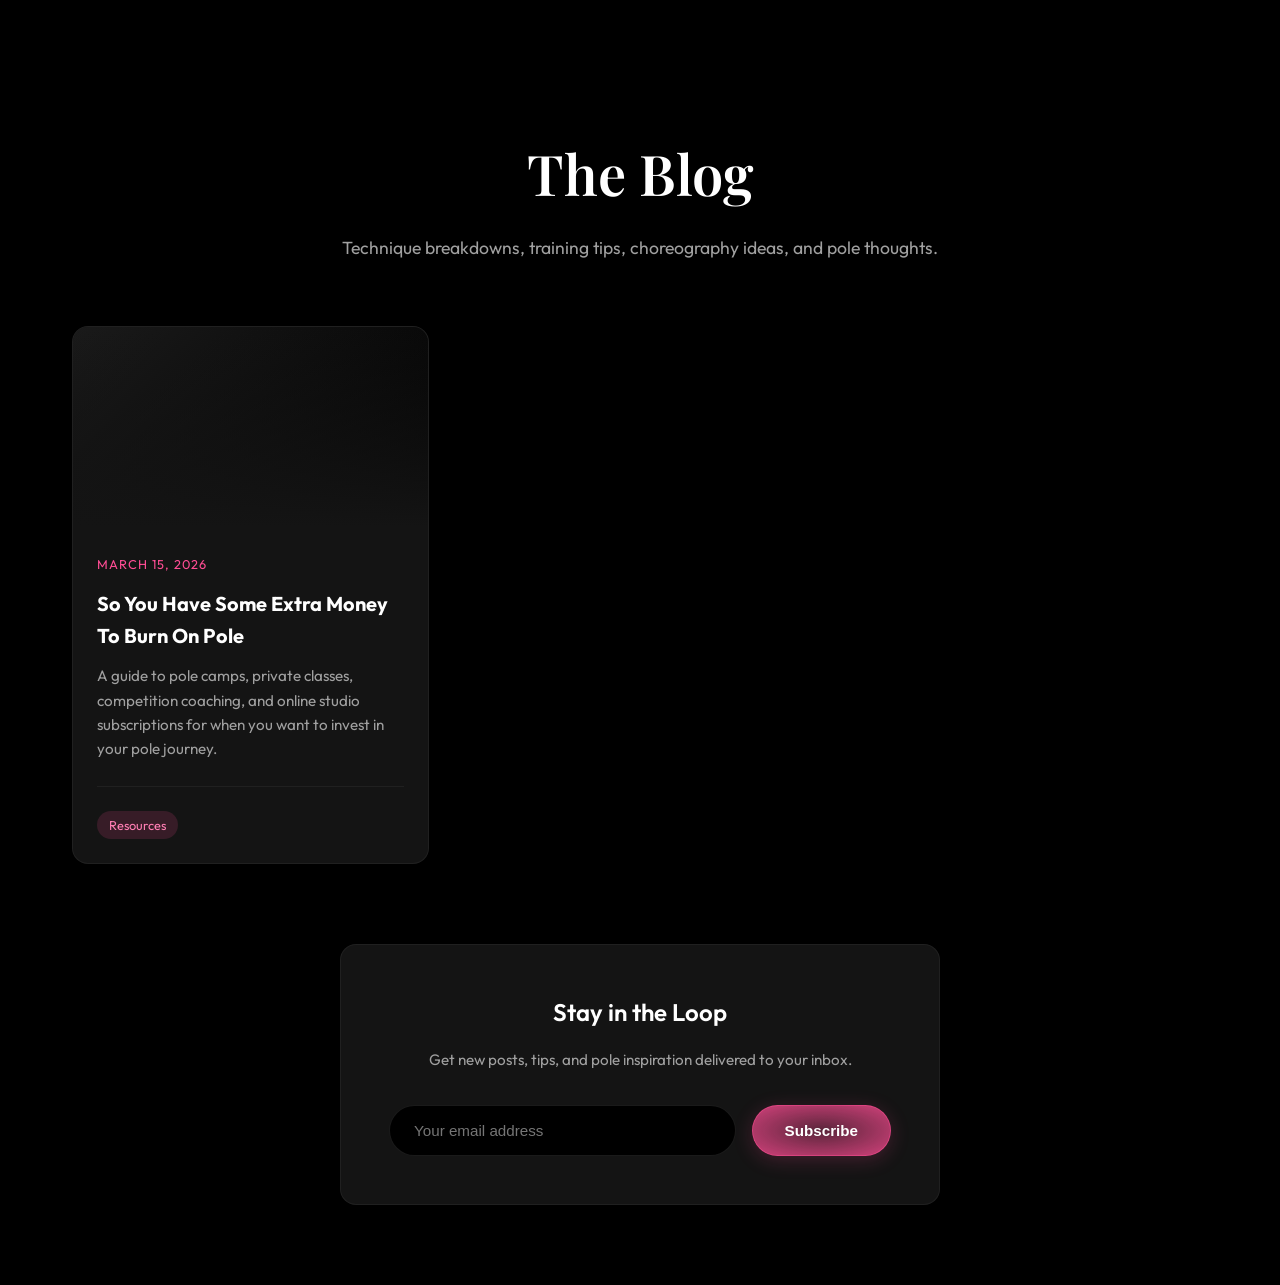
<file: posts.html>
<!DOCTYPE html>
<html lang="en">
<head>
  <meta charset="UTF-8">
  <meta http-equiv="refresh" content="0; url=blog.html">
  <title>Redirecting to Blog...</title>
</head>
<body>
  <p>Redirecting to <a href="blog.html">Blog</a>...</p>
</body>
</html>
</file>
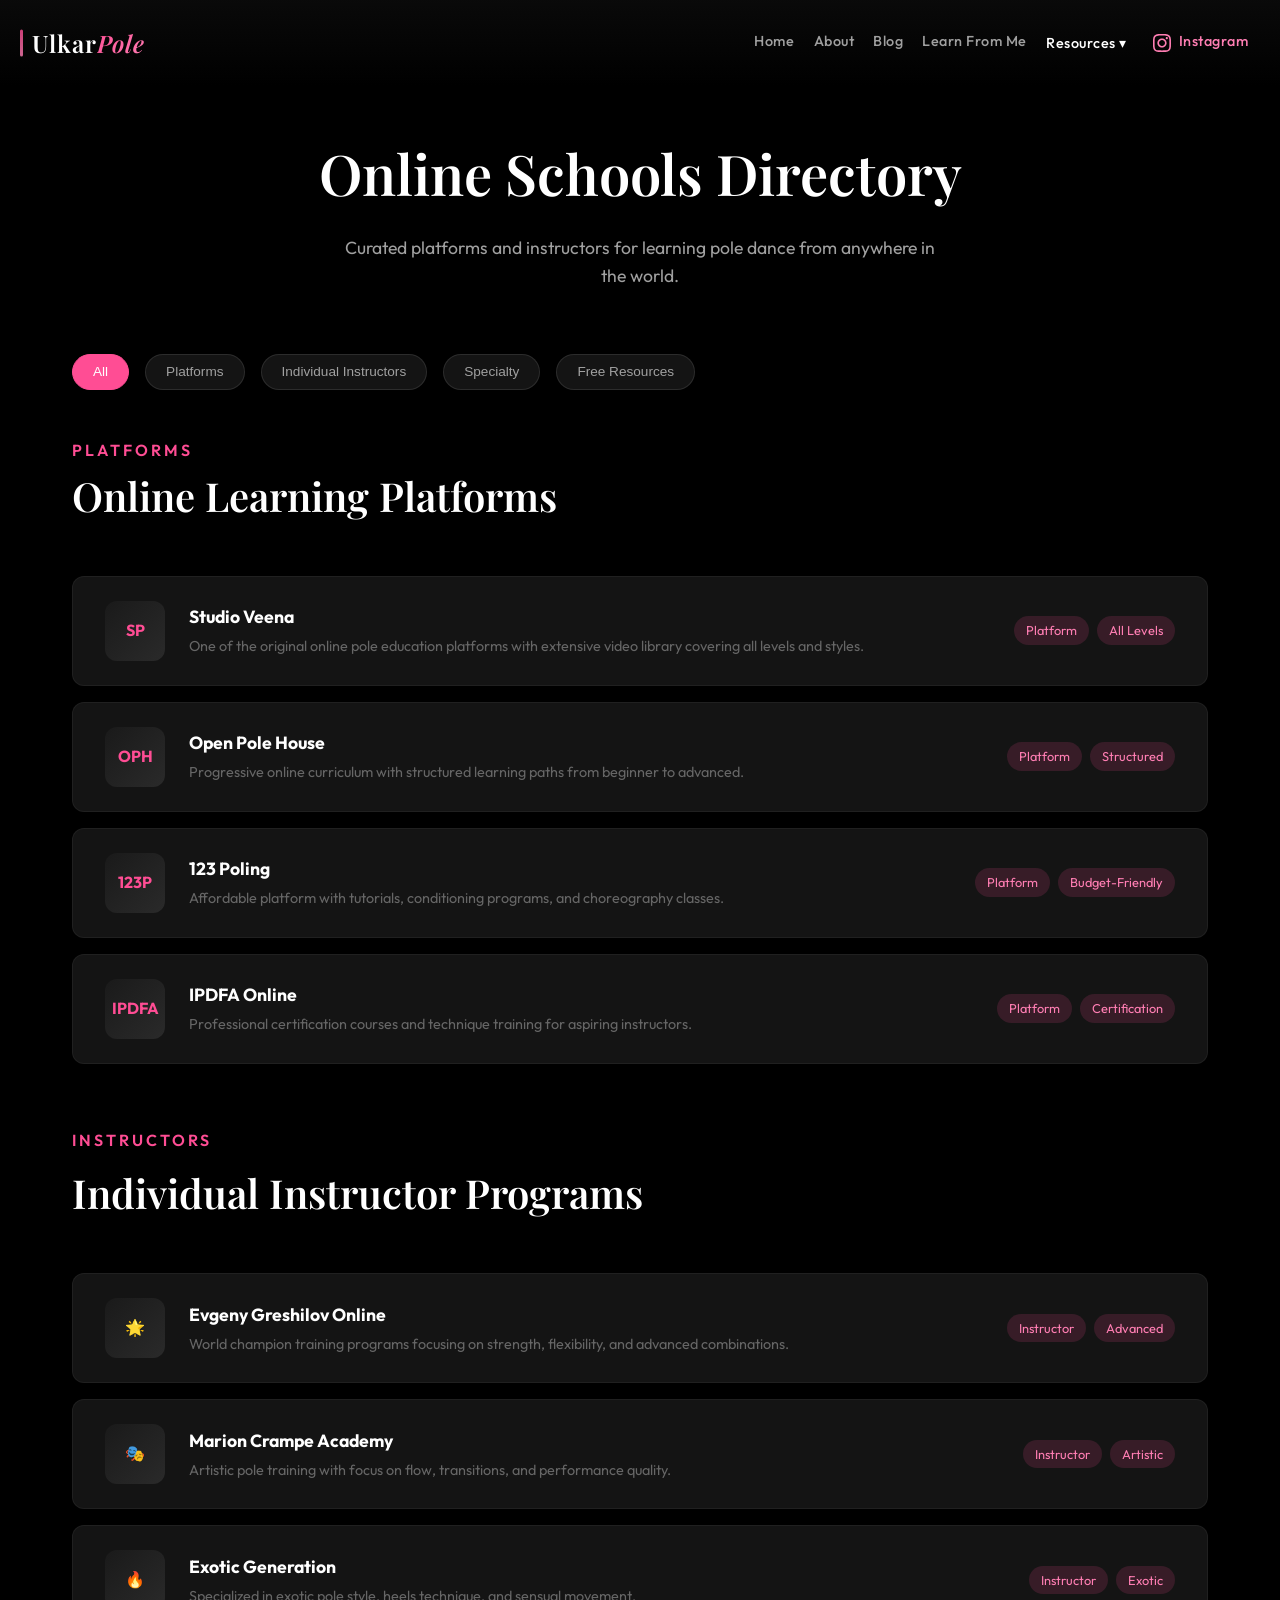
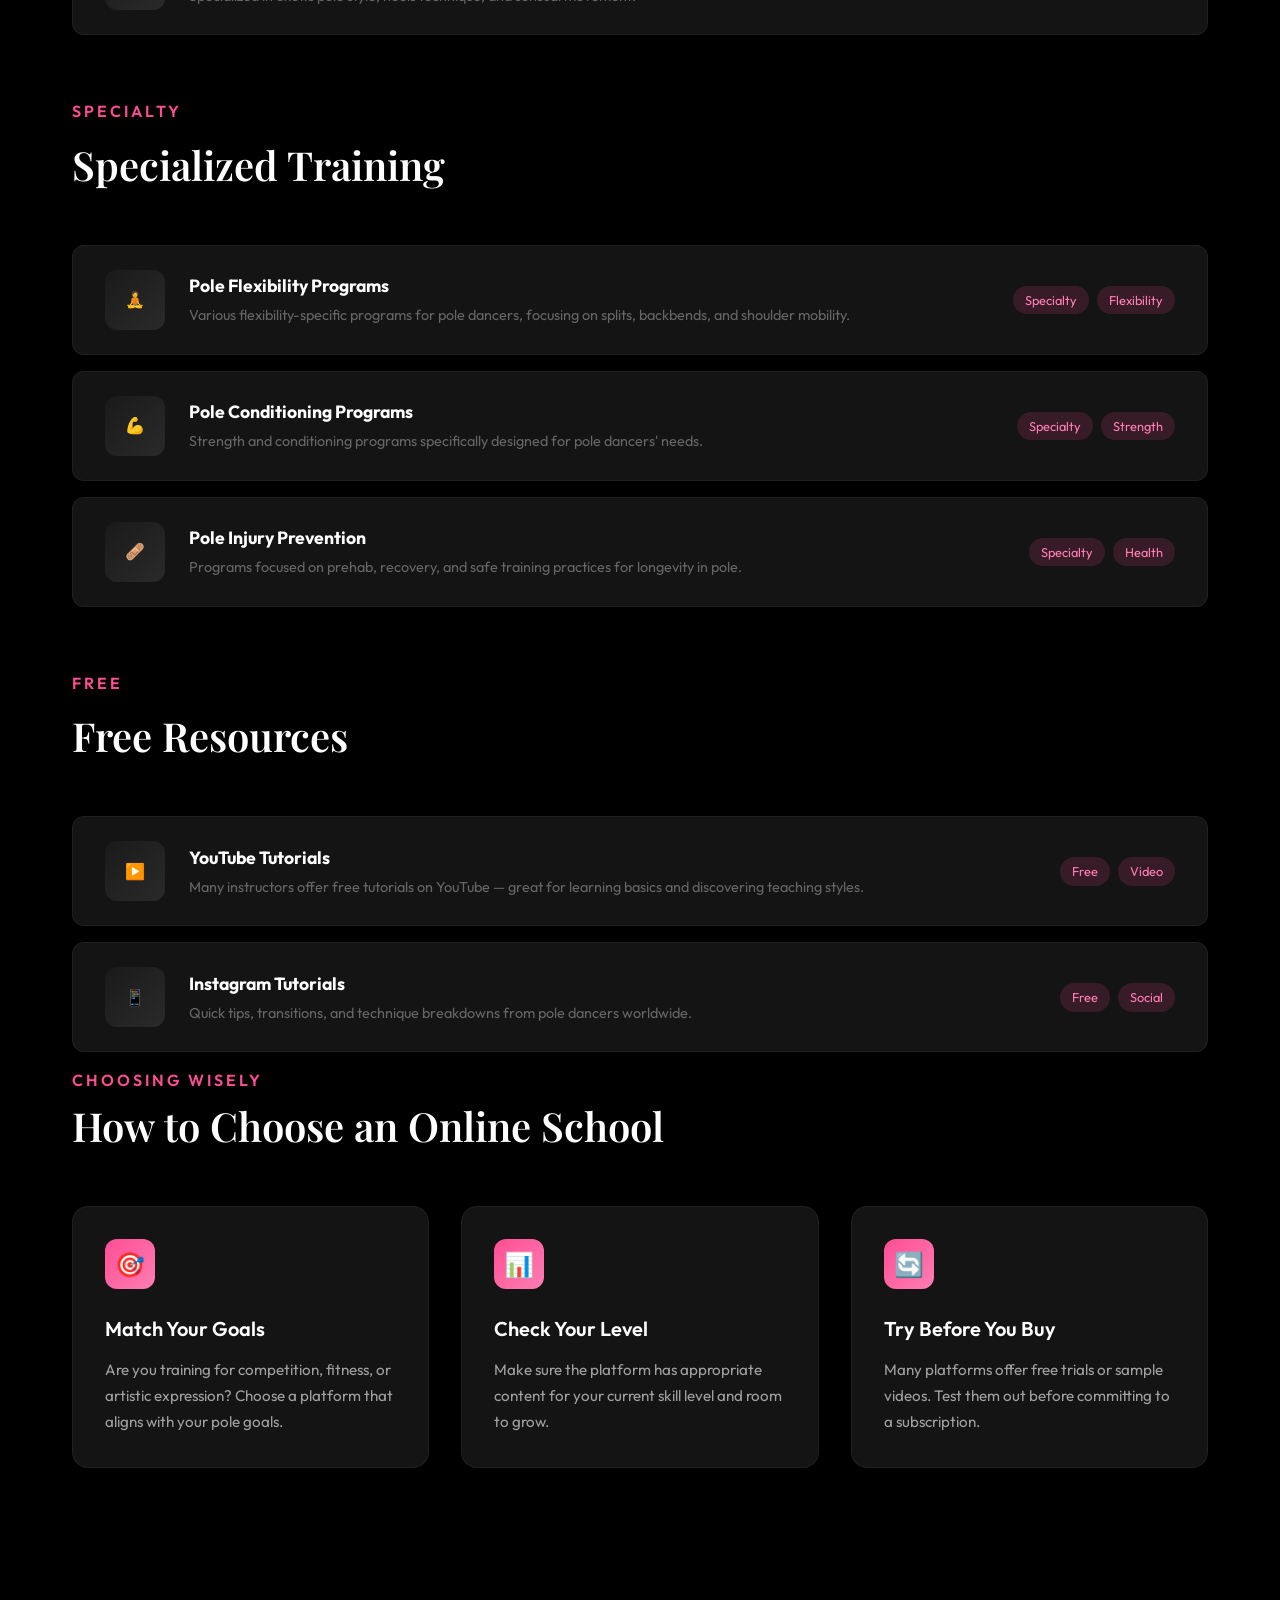
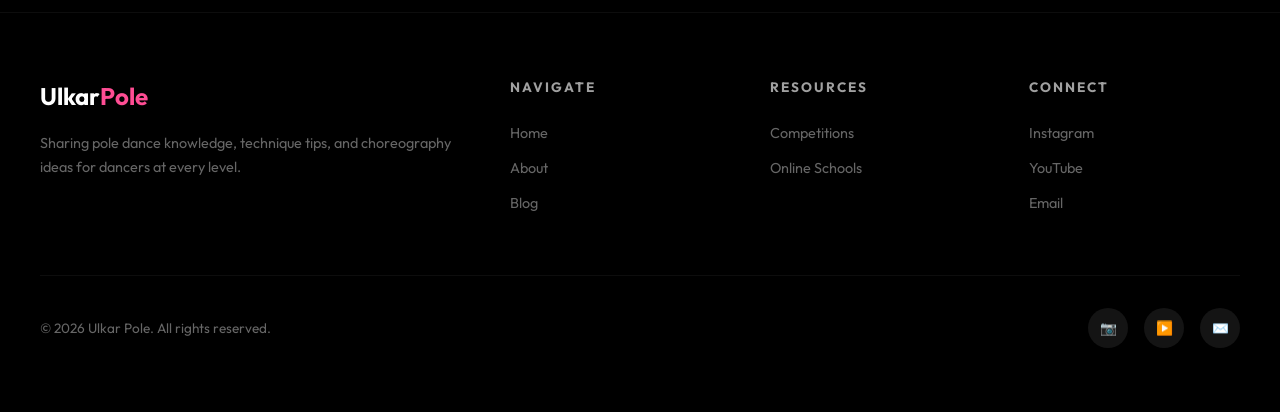
<file: schools.html>
<!DOCTYPE html>
<html lang="en">
<head>
  <meta charset="UTF-8">
  <meta name="viewport" content="width=device-width, initial-scale=1.0">
  <title>Online Schools Directory | Ulkar Pole</title>
  <link rel="stylesheet" href="styles.css">
  <link rel="preconnect" href="https://fonts.googleapis.com">
  <link rel="preconnect" href="https://fonts.gstatic.com" crossorigin>
  <link href="https://fonts.googleapis.com/css2?family=Outfit:wght@300;400;500;600;700;800&family=Playfair+Display:ital,wght@0,400;0,600;1,400&display=swap" rel="stylesheet">
  <script src="components/loader.js"></script>
</head>

<body>

  <!-- Navigation -->
  <div id="nav-placeholder"></div>

  <!-- Page Header -->
  <header class="page-header">
    <h1>Online Schools Directory</h1>
    <p>Curated platforms and instructors for learning pole dance from anywhere in the world.</p>
  </header>

  <!-- Directory Content -->
  <section class="container">
    <div class="directory-filters">
      <button class="filter-btn active">All</button>
      <button class="filter-btn">Platforms</button>
      <button class="filter-btn">Individual Instructors</button>
      <button class="filter-btn">Specialty</button>
      <button class="filter-btn">Free Resources</button>
    </div>

    <!-- Major Platforms -->
    <span class="section-title">Platforms</span>
    <h2 class="section-heading">Online Learning Platforms</h2>

    <div class="directory-item">
      <div class="directory-logo">SP</div>
      <div class="directory-info">
        <h3>Studio Veena</h3>
        <p>One of the original online pole education platforms with extensive video library covering all levels and styles.</p>
      </div>
      <div class="directory-tags">
        <span class="card-tag">Platform</span>
        <span class="card-tag">All Levels</span>
      </div>
    </div>

    <div class="directory-item">
      <div class="directory-logo">OPH</div>
      <div class="directory-info">
        <h3>Open Pole House</h3>
        <p>Progressive online curriculum with structured learning paths from beginner to advanced.</p>
      </div>
      <div class="directory-tags">
        <span class="card-tag">Platform</span>
        <span class="card-tag">Structured</span>
      </div>
    </div>

    <div class="directory-item">
      <div class="directory-logo">123P</div>
      <div class="directory-info">
        <h3>123 Poling</h3>
        <p>Affordable platform with tutorials, conditioning programs, and choreography classes.</p>
      </div>
      <div class="directory-tags">
        <span class="card-tag">Platform</span>
        <span class="card-tag">Budget-Friendly</span>
      </div>
    </div>

    <div class="directory-item">
      <div class="directory-logo">IPDFA</div>
      <div class="directory-info">
        <h3>IPDFA Online</h3>
        <p>Professional certification courses and technique training for aspiring instructors.</p>
      </div>
      <div class="directory-tags">
        <span class="card-tag">Platform</span>
        <span class="card-tag">Certification</span>
      </div>
    </div>

    <!-- Individual Instructors -->
    <span class="section-title" style="margin-top: 4rem; display: block;">Instructors</span>
    <h2 class="section-heading">Individual Instructor Programs</h2>

    <div class="directory-item">
      <div class="directory-logo">🌟</div>
      <div class="directory-info">
        <h3>Evgeny Greshilov Online</h3>
        <p>World champion training programs focusing on strength, flexibility, and advanced combinations.</p>
      </div>
      <div class="directory-tags">
        <span class="card-tag">Instructor</span>
        <span class="card-tag">Advanced</span>
      </div>
    </div>

    <div class="directory-item">
      <div class="directory-logo">🎭</div>
      <div class="directory-info">
        <h3>Marion Crampe Academy</h3>
        <p>Artistic pole training with focus on flow, transitions, and performance quality.</p>
      </div>
      <div class="directory-tags">
        <span class="card-tag">Instructor</span>
        <span class="card-tag">Artistic</span>
      </div>
    </div>

    <div class="directory-item">
      <div class="directory-logo">🔥</div>
      <div class="directory-info">
        <h3>Exotic Generation</h3>
        <p>Specialized in exotic pole style, heels technique, and sensual movement.</p>
      </div>
      <div class="directory-tags">
        <span class="card-tag">Instructor</span>
        <span class="card-tag">Exotic</span>
      </div>
    </div>

    <!-- Specialty -->
    <span class="section-title" style="margin-top: 4rem; display: block;">Specialty</span>
    <h2 class="section-heading">Specialized Training</h2>

    <div class="directory-item">
      <div class="directory-logo">🧘</div>
      <div class="directory-info">
        <h3>Pole Flexibility Programs</h3>
        <p>Various flexibility-specific programs for pole dancers, focusing on splits, backbends, and shoulder mobility.</p>
      </div>
      <div class="directory-tags">
        <span class="card-tag">Specialty</span>
        <span class="card-tag">Flexibility</span>
      </div>
    </div>

    <div class="directory-item">
      <div class="directory-logo">💪</div>
      <div class="directory-info">
        <h3>Pole Conditioning Programs</h3>
        <p>Strength and conditioning programs specifically designed for pole dancers' needs.</p>
      </div>
      <div class="directory-tags">
        <span class="card-tag">Specialty</span>
        <span class="card-tag">Strength</span>
      </div>
    </div>

    <div class="directory-item">
      <div class="directory-logo">🩹</div>
      <div class="directory-info">
        <h3>Pole Injury Prevention</h3>
        <p>Programs focused on prehab, recovery, and safe training practices for longevity in pole.</p>
      </div>
      <div class="directory-tags">
        <span class="card-tag">Specialty</span>
        <span class="card-tag">Health</span>
      </div>
    </div>

    <!-- Free Resources -->
    <span class="section-title" style="margin-top: 4rem; display: block;">Free</span>
    <h2 class="section-heading">Free Resources</h2>

    <div class="directory-item">
      <div class="directory-logo">▶️</div>
      <div class="directory-info">
        <h3>YouTube Tutorials</h3>
        <p>Many instructors offer free tutorials on YouTube — great for learning basics and discovering teaching styles.</p>
      </div>
      <div class="directory-tags">
        <span class="card-tag">Free</span>
        <span class="card-tag">Video</span>
      </div>
    </div>

    <div class="directory-item">
      <div class="directory-logo">📱</div>
      <div class="directory-info">
        <h3>Instagram Tutorials</h3>
        <p>Quick tips, transitions, and technique breakdowns from pole dancers worldwide.</p>
      </div>
      <div class="directory-tags">
        <span class="card-tag">Free</span>
        <span class="card-tag">Social</span>
      </div>
    </div>

  </section>

  <!-- Tips Section -->
  <section class="container" style="padding-bottom: 5rem;">
    <span class="section-title">Choosing Wisely</span>
    <h2 class="section-heading">How to Choose an Online School</h2>
    
    <div class="cards-grid">
      <div class="card">
        <div class="card-icon">🎯</div>
        <h3>Match Your Goals</h3>
        <p>Are you training for competition, fitness, or artistic expression? Choose a platform that aligns with your pole goals.</p>
      </div>
      
      <div class="card">
        <div class="card-icon">📊</div>
        <h3>Check Your Level</h3>
        <p>Make sure the platform has appropriate content for your current skill level and room to grow.</p>
      </div>
      
      <div class="card">
        <div class="card-icon">🔄</div>
        <h3>Try Before You Buy</h3>
        <p>Many platforms offer free trials or sample videos. Test them out before committing to a subscription.</p>
      </div>
    </div>
  </section>

  <!-- Footer -->
  <div id="footer-placeholder"></div>

</body>
</html>
</file>
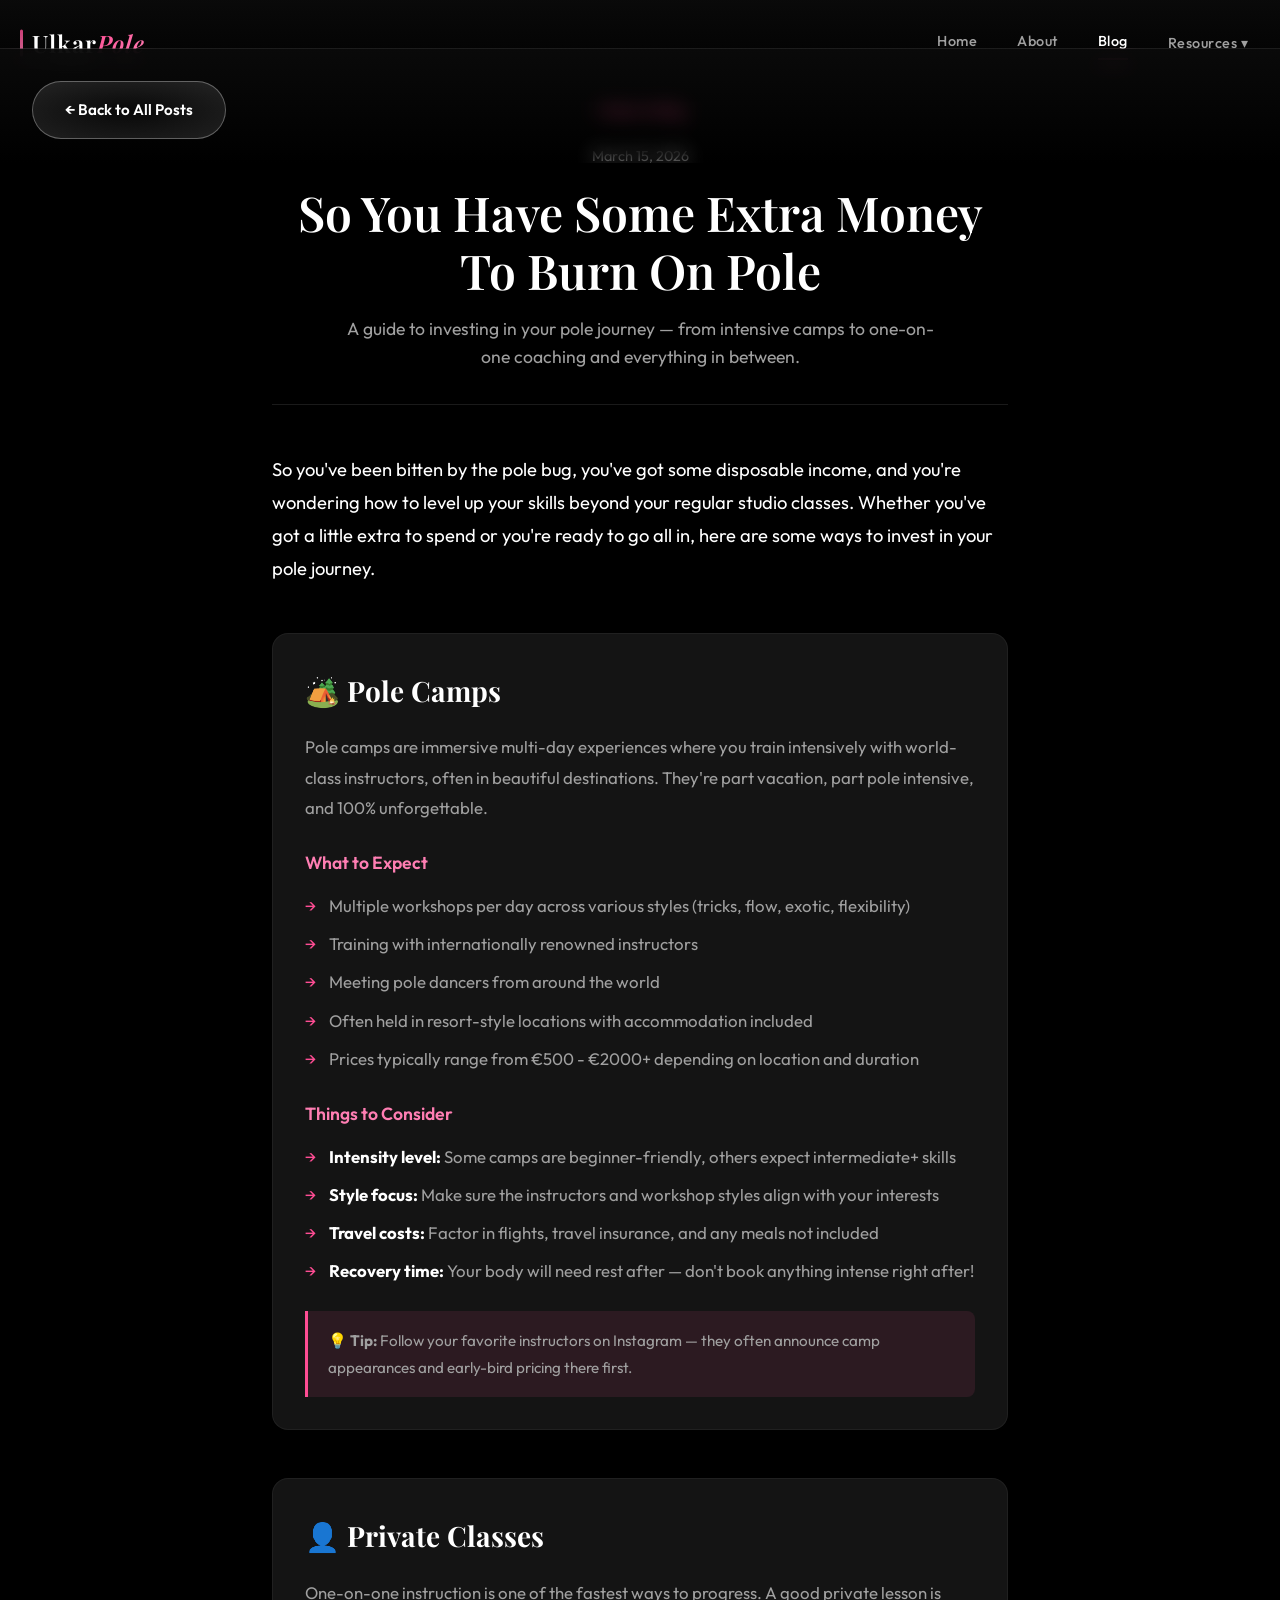
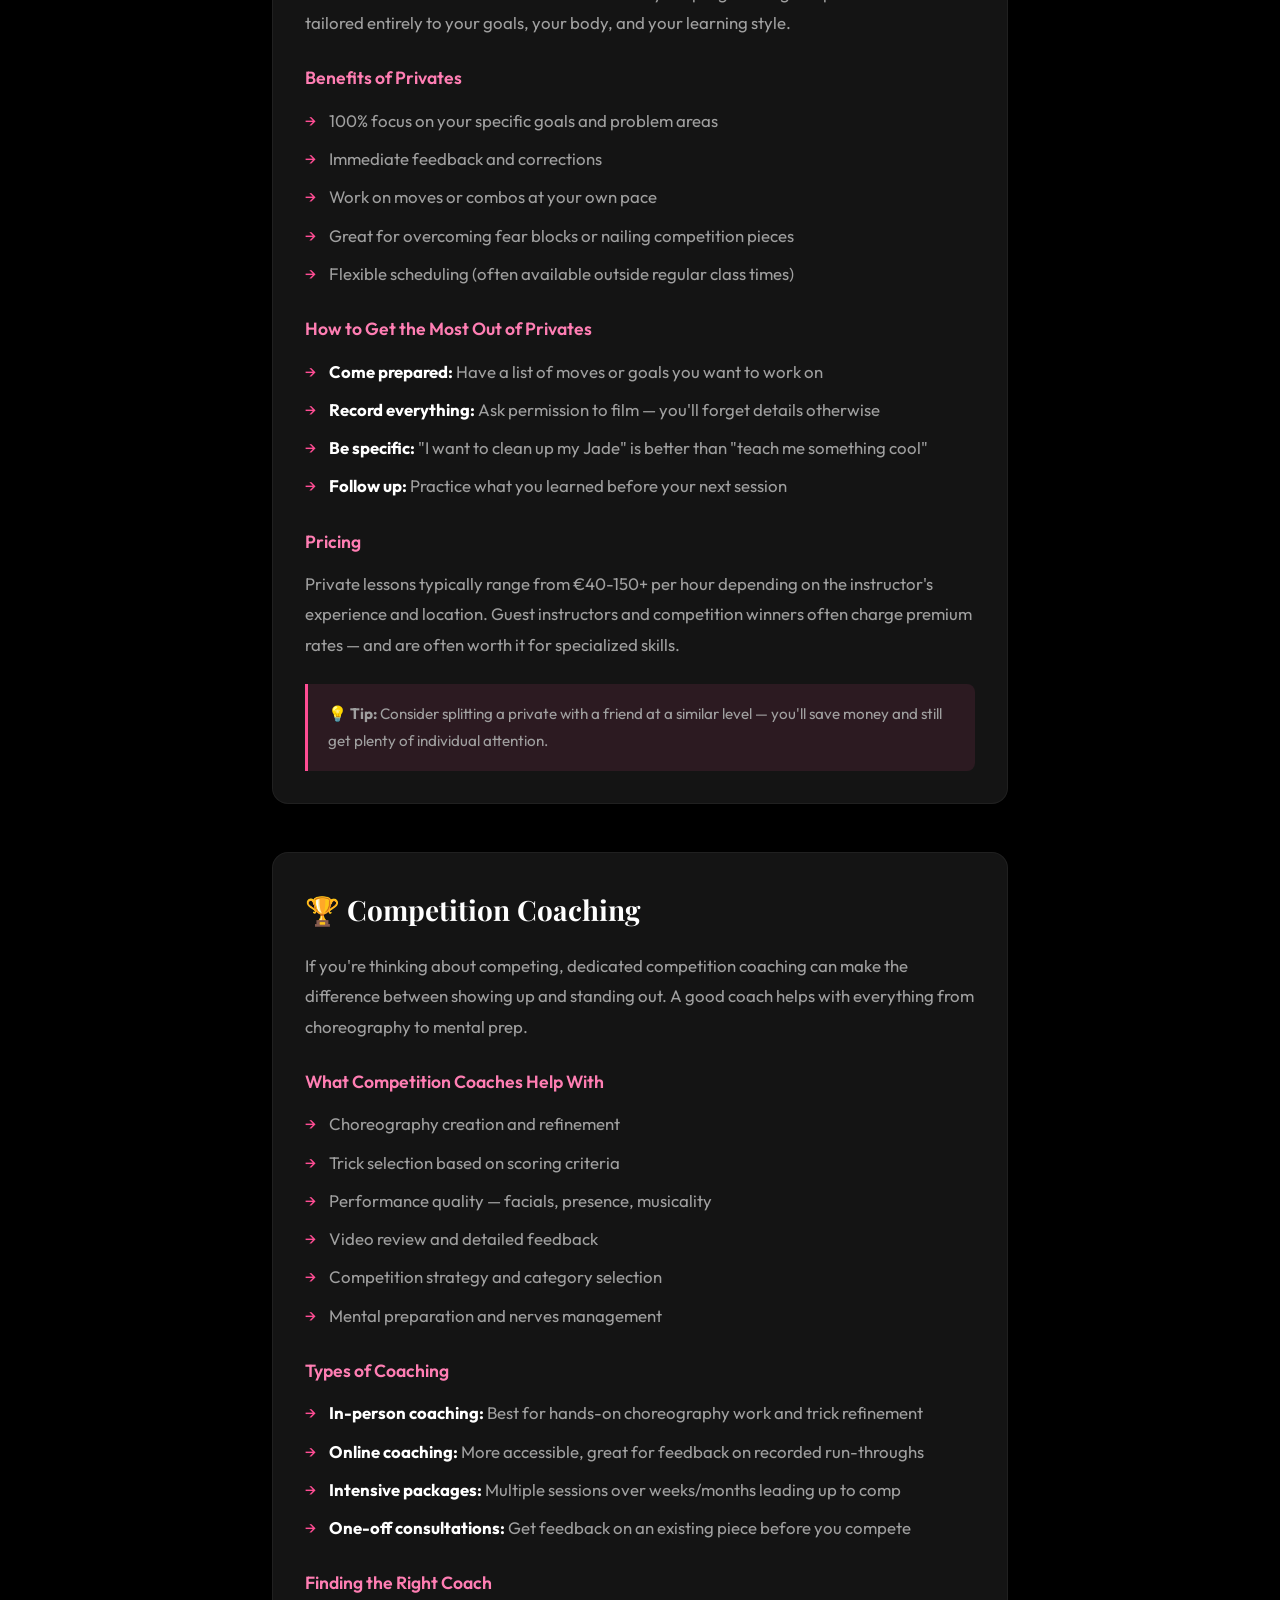
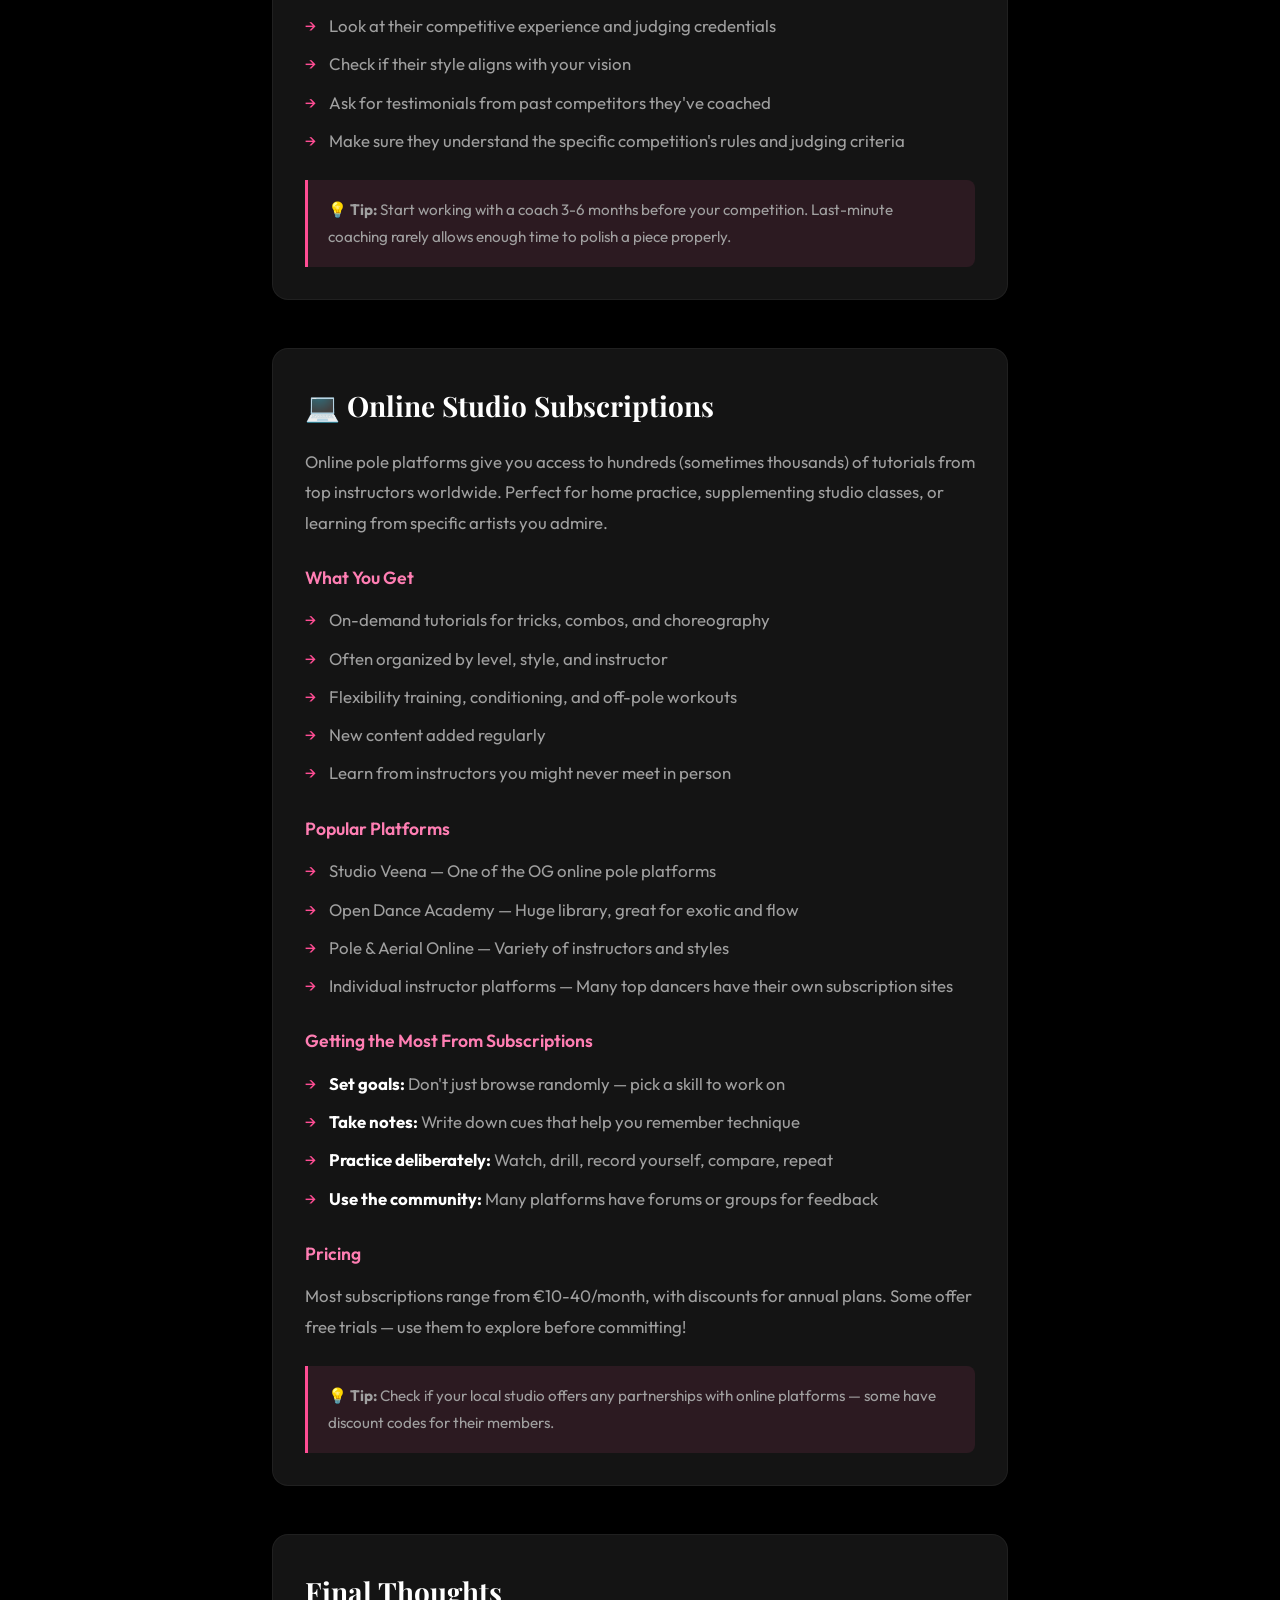
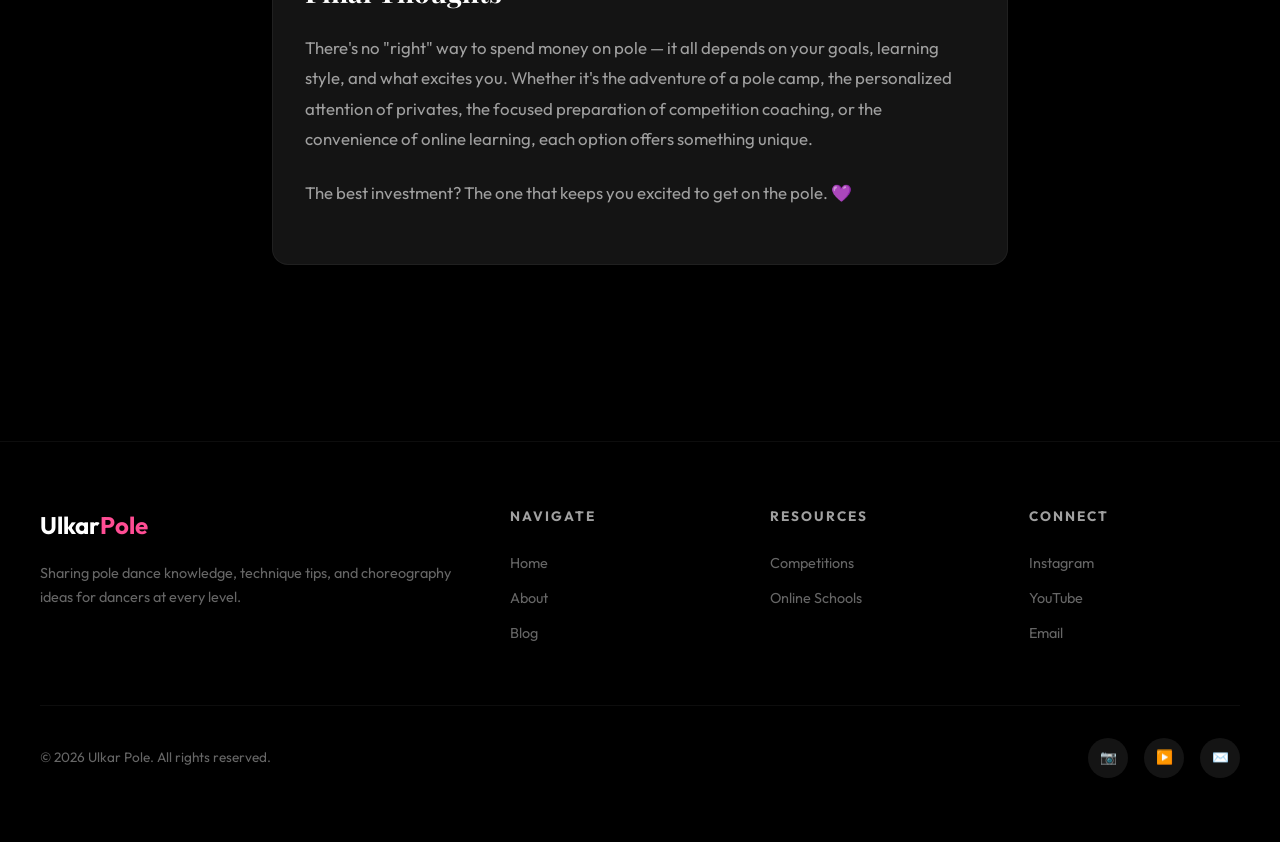
<file: posts/extra-money-to-burn.html>
<!DOCTYPE html>
<html lang="en">
<head>
  <meta charset="UTF-8">
  <meta name="viewport" content="width=device-width, initial-scale=1.0">
  <title>So You Have Some Extra Money To Burn On Pole | Ulkar Pole</title>
  <link rel="stylesheet" href="../styles.css">
  <link rel="preconnect" href="https://fonts.googleapis.com">
  <link rel="preconnect" href="https://fonts.gstatic.com" crossorigin>
  <link href="https://fonts.googleapis.com/css2?family=Outfit:wght@300;400;500;600;700;800&family=Playfair+Display:ital,wght@0,400;0,600;1,400&display=swap" rel="stylesheet">
</head>

<body>

  <!-- Navigation -->
  <nav>
    <a href="../index.html" class="nav-logo">Ulkar<span>Pole</span></a>
    <div class="nav-links">
      <a href="../index.html">Home</a>
      <a href="../about.html">About</a>
      <a href="../blog.html" class="active">Blog</a>
      <div class="nav-dropdown">
        <a href="#" class="nav-dropdown-trigger">Resources ▾</a>
        <div class="nav-dropdown-menu">
          <a href="../competitions.html">Competitions</a>
          <a href="../schools.html">Online Schools</a>
        </div>
      </div>
    </div>
    <div class="nav-toggle" onclick="toggleMenu()">
      <span></span>
      <span></span>
      <span></span>
    </div>
  </nav>

  <!-- Blog Post Content -->
  <article class="blog-post">
    <header class="blog-post-header">
      <a href="../blog.html" class="back-link">← Back to Blog</a>
      <span class="blog-post-date">March 15, 2026</span>
      <h1>So You Have Some Extra Money To Burn On Pole</h1>
      <p class="blog-post-subtitle">A guide to investing in your pole journey — from intensive camps to one-on-one coaching and everything in between.</p>
    </header>

    <div class="blog-post-content">
      <p>So you've been bitten by the pole bug, you've got some disposable income, and you're wondering how to level up your skills beyond your regular studio classes. Whether you've got a little extra to spend or you're ready to go all in, here are some ways to invest in your pole journey.</p>

      <!-- Section: Pole Camps -->
      <section class="blog-section" id="pole-camps">
        <h2>🏕️ Pole Camps</h2>
        <p>Pole camps are immersive multi-day experiences where you train intensively with world-class instructors, often in beautiful destinations. They're part vacation, part pole intensive, and 100% unforgettable.</p>
        
        <h3>What to Expect</h3>
        <ul>
          <li>Multiple workshops per day across various styles (tricks, flow, exotic, flexibility)</li>
          <li>Training with internationally renowned instructors</li>
          <li>Meeting pole dancers from around the world</li>
          <li>Often held in resort-style locations with accommodation included</li>
          <li>Prices typically range from €500 - €2000+ depending on location and duration</li>
        </ul>

        <h3>Things to Consider</h3>
        <ul>
          <li><strong>Intensity level:</strong> Some camps are beginner-friendly, others expect intermediate+ skills</li>
          <li><strong>Style focus:</strong> Make sure the instructors and workshop styles align with your interests</li>
          <li><strong>Travel costs:</strong> Factor in flights, travel insurance, and any meals not included</li>
          <li><strong>Recovery time:</strong> Your body will need rest after — don't book anything intense right after!</li>
        </ul>

        <div class="info-box">
          <p><strong>💡 Tip:</strong> Follow your favorite instructors on Instagram — they often announce camp appearances and early-bird pricing there first.</p>
        </div>
      </section>

      <!-- Section: Private Classes -->
      <section class="blog-section" id="private-classes">
        <h2>👤 Private Classes</h2>
        <p>One-on-one instruction is one of the fastest ways to progress. A good private lesson is tailored entirely to your goals, your body, and your learning style.</p>

        <h3>Benefits of Privates</h3>
        <ul>
          <li>100% focus on your specific goals and problem areas</li>
          <li>Immediate feedback and corrections</li>
          <li>Work on moves or combos at your own pace</li>
          <li>Great for overcoming fear blocks or nailing competition pieces</li>
          <li>Flexible scheduling (often available outside regular class times)</li>
        </ul>

        <h3>How to Get the Most Out of Privates</h3>
        <ul>
          <li><strong>Come prepared:</strong> Have a list of moves or goals you want to work on</li>
          <li><strong>Record everything:</strong> Ask permission to film — you'll forget details otherwise</li>
          <li><strong>Be specific:</strong> "I want to clean up my Jade" is better than "teach me something cool"</li>
          <li><strong>Follow up:</strong> Practice what you learned before your next session</li>
        </ul>

        <h3>Pricing</h3>
        <p>Private lessons typically range from €40-150+ per hour depending on the instructor's experience and location. Guest instructors and competition winners often charge premium rates — and are often worth it for specialized skills.</p>

        <div class="info-box">
          <p><strong>💡 Tip:</strong> Consider splitting a private with a friend at a similar level — you'll save money and still get plenty of individual attention.</p>
        </div>
      </section>

      <!-- Section: Competition Coaching -->
      <section class="blog-section" id="competition-coaching">
        <h2>🏆 Competition Coaching</h2>
        <p>If you're thinking about competing, dedicated competition coaching can make the difference between showing up and standing out. A good coach helps with everything from choreography to mental prep.</p>

        <h3>What Competition Coaches Help With</h3>
        <ul>
          <li>Choreography creation and refinement</li>
          <li>Trick selection based on scoring criteria</li>
          <li>Performance quality — facials, presence, musicality</li>
          <li>Video review and detailed feedback</li>
          <li>Competition strategy and category selection</li>
          <li>Mental preparation and nerves management</li>
        </ul>

        <h3>Types of Coaching</h3>
        <ul>
          <li><strong>In-person coaching:</strong> Best for hands-on choreography work and trick refinement</li>
          <li><strong>Online coaching:</strong> More accessible, great for feedback on recorded run-throughs</li>
          <li><strong>Intensive packages:</strong> Multiple sessions over weeks/months leading up to comp</li>
          <li><strong>One-off consultations:</strong> Get feedback on an existing piece before you compete</li>
        </ul>

        <h3>Finding the Right Coach</h3>
        <ul>
          <li>Look at their competitive experience and judging credentials</li>
          <li>Check if their style aligns with your vision</li>
          <li>Ask for testimonials from past competitors they've coached</li>
          <li>Make sure they understand the specific competition's rules and judging criteria</li>
        </ul>

        <div class="info-box">
          <p><strong>💡 Tip:</strong> Start working with a coach 3-6 months before your competition. Last-minute coaching rarely allows enough time to polish a piece properly.</p>
        </div>
      </section>

      <!-- Section: Online Studio Subscriptions -->
      <section class="blog-section" id="online-subscriptions">
        <h2>💻 Online Studio Subscriptions</h2>
        <p>Online pole platforms give you access to hundreds (sometimes thousands) of tutorials from top instructors worldwide. Perfect for home practice, supplementing studio classes, or learning from specific artists you admire.</p>

        <h3>What You Get</h3>
        <ul>
          <li>On-demand tutorials for tricks, combos, and choreography</li>
          <li>Often organized by level, style, and instructor</li>
          <li>Flexibility training, conditioning, and off-pole workouts</li>
          <li>New content added regularly</li>
          <li>Learn from instructors you might never meet in person</li>
        </ul>

        <h3>Popular Platforms</h3>
        <ul>
          <li>Studio Veena — One of the OG online pole platforms</li>
          <li>Open Dance Academy — Huge library, great for exotic and flow</li>
          <li>Pole & Aerial Online — Variety of instructors and styles</li>
          <li>Individual instructor platforms — Many top dancers have their own subscription sites</li>
        </ul>

        <h3>Getting the Most From Subscriptions</h3>
        <ul>
          <li><strong>Set goals:</strong> Don't just browse randomly — pick a skill to work on</li>
          <li><strong>Take notes:</strong> Write down cues that help you remember technique</li>
          <li><strong>Practice deliberately:</strong> Watch, drill, record yourself, compare, repeat</li>
          <li><strong>Use the community:</strong> Many platforms have forums or groups for feedback</li>
        </ul>

        <h3>Pricing</h3>
        <p>Most subscriptions range from €10-40/month, with discounts for annual plans. Some offer free trials — use them to explore before committing!</p>

        <div class="info-box">
          <p><strong>💡 Tip:</strong> Check if your local studio offers any partnerships with online platforms — some have discount codes for their members.</p>
        </div>
      </section>

      <!-- Conclusion -->
      <section class="blog-section">
        <h2>Final Thoughts</h2>
        <p>There's no "right" way to spend money on pole — it all depends on your goals, learning style, and what excites you. Whether it's the adventure of a pole camp, the personalized attention of privates, the focused preparation of competition coaching, or the convenience of online learning, each option offers something unique.</p>
        
        <p>The best investment? The one that keeps you excited to get on the pole. 💜</p>
      </section>

    </div>

    <!-- Post Navigation -->
    <nav class="blog-post-nav">
      <a href="../blog.html" class="btn btn-secondary">← Back to All Posts</a>
    </nav>
  </article>

  <!-- Footer -->
  <footer>
    <div class="footer-content">
      <div class="footer-brand">
        <h3>Ulkar<span>Pole</span></h3>
        <p>Sharing pole dance knowledge, technique tips, and choreography ideas for dancers at every level.</p>
      </div>
      <div class="footer-links">
        <h4>Navigate</h4>
        <a href="../index.html">Home</a>
        <a href="../about.html">About</a>
        <a href="../blog.html">Blog</a>
      </div>
      <div class="footer-links">
        <h4>Resources</h4>
        <a href="../competitions.html">Competitions</a>
        <a href="../schools.html">Online Schools</a>
      </div>
      <div class="footer-links">
        <h4>Connect</h4>
        <a href="#">Instagram</a>
        <a href="#">YouTube</a>
        <a href="#">Email</a>
      </div>
    </div>
    <div class="footer-bottom">
      <p>© 2026 Ulkar Pole. All rights reserved.</p>
      <div class="social-links">
        <a href="#" title="Instagram">📷</a>
        <a href="#" title="YouTube">▶️</a>
        <a href="#" title="Email">✉️</a>
      </div>
    </div>
  </footer>

  <script>
    function toggleMenu() {
      document.querySelector('.nav-links').classList.toggle('active');
    }
  </script>

</body>
</html>
</file>
<file: styles.css>
/* ===== CSS RESET & BASE ===== */
*, *::before, *::after {
  box-sizing: border-box;
  margin: 0;
  padding: 0;
}

:root {
  --bg-dark: #000000;
  --bg-card: #141414;
  --bg-card-hover: #1a1a1a;
  --accent: #ff4d94;
  --accent-glow: #ff4d9480;
  --accent-light: #ff7eb3;
  --text-primary: #ffffff;
  --text-secondary: #a0a0a0;
  --text-muted: #666666;
  --spotlight-1: none;
  --spotlight-2: none;
  --spotlight-3: none;
}

html {
  scroll-behavior: smooth;
  overflow-x: hidden;
}

body {
  font-family: 'Outfit', -apple-system, BlinkMacSystemFont, 'Segoe UI', Roboto, sans-serif;
  background: var(--bg-dark);
  color: var(--text-primary);
  line-height: 1.6;
  min-height: 100vh;
  overflow-x: hidden;
  max-width: 100vw;
}

/* ===== SPOTLIGHT BACKGROUND ===== */
body::before {
  content: '';
  position: fixed;
  top: 0;
  left: 0;
  right: 0;
  bottom: 0;
  background: 
    var(--spotlight-1),
    var(--spotlight-2),
    var(--spotlight-3);
  pointer-events: none;
  z-index: -1;
}

/* ===== NAVIGATION ===== */
nav {
  position: fixed;
  top: 0;
  left: 0;
  right: 0;
  z-index: 1000;
  padding: 1.5rem 2rem;
  display: flex;
  justify-content: space-between;
  align-items: center;
  background: linear-gradient(to bottom, rgba(10, 10, 10, 0.95), transparent);
  backdrop-filter: blur(10px);
}

.nav-logo {
  font-family: 'Playfair Display', serif;
  font-size: 1.5rem;
  font-weight: 600;
  color: var(--text-primary);
  text-decoration: none;
  letter-spacing: 1px;
  position: relative;
  display: inline-flex;
  align-items: center;
  transition: all 0.3s ease;
}

.nav-logo::before {
  content: '';
  position: absolute;
  left: -12px;
  top: 50%;
  transform: translateY(-50%);
  width: 3px;
  height: 70%;
  background: linear-gradient(to bottom, var(--accent), var(--accent-light));
  border-radius: 2px;
  opacity: 0.8;
}

.nav-logo span {
  background: linear-gradient(135deg, var(--accent), var(--accent-light));
  -webkit-background-clip: text;
  -webkit-text-fill-color: transparent;
  background-clip: text;
  font-style: italic;
}

.nav-logo:hover {
  transform: translateX(3px);
}

.nav-logo:hover::before {
  height: 100%;
  opacity: 1;
}

.nav-links {
  display: flex;
  gap: 2.5rem;
}

.nav-links a {
  color: var(--text-secondary);
  text-decoration: none;
  font-size: 0.9rem;
  font-weight: 500;
  letter-spacing: 0.5px;
  transition: color 0.3s ease;
  position: relative;
}

.nav-links a::after {
  content: '';
  position: absolute;
  bottom: -4px;
  left: 0;
  width: 0;
  height: 2px;
  background: var(--accent);
  transition: width 0.3s ease;
}

.nav-links a:hover,
.nav-links a.active {
  color: var(--text-primary);
}

.nav-links a:hover::after,
.nav-links a.active::after {
  width: 100%;
}

/* Navigation Dropdown */
.nav-dropdown {
  position: relative;
}

.nav-dropdown-trigger {
  cursor: pointer;
}

.nav-dropdown-trigger::after {
  display: none !important;
}

.nav-dropdown-menu {
  position: absolute;
  top: 100%;
  left: 50%;
  transform: translateX(-50%);
  background: rgba(20, 20, 20, 0.98);
  border: 1px solid rgba(255, 255, 255, 0.1);
  border-radius: 12px;
  padding: 0.75rem 0;
  min-width: 180px;
  opacity: 0;
  visibility: hidden;
  transition: all 0.3s ease;
  margin-top: 0.5rem;
  backdrop-filter: blur(10px);
}

.nav-dropdown:hover .nav-dropdown-menu {
  opacity: 1;
  visibility: visible;
}

.nav-dropdown-menu a {
  display: block;
  padding: 0.6rem 1.25rem;
  font-size: 0.85rem;
}

.nav-dropdown-menu a::after {
  display: none;
}

.nav-dropdown-menu a:hover {
  background: rgba(255, 77, 148, 0.1);
}

/* Mobile Menu */
.nav-toggle {
  display: none;
  flex-direction: column;
  gap: 5px;
  cursor: pointer;
  padding: 5px;
}

.nav-toggle span {
  width: 25px;
  height: 2px;
  background: var(--text-primary);
  transition: all 0.3s ease;
}

/* ===== HERO SECTION ===== */
.hero {
  min-height: 100vh;
  display: flex;
  flex-direction: column;
  justify-content: center;
  align-items: center;
  text-align: center;
  padding: 2rem;
  position: relative;
}

.hero::before {
  display: none;
}

@keyframes pulse {
  0%, 100% { transform: translate(-50%, -50%) scale(1); opacity: 0.3; }
  50% { transform: translate(-50%, -50%) scale(1.1); opacity: 0.4; }
}

.hero-content {
  position: relative;
  z-index: 1;
  max-width: 1500px;
  width: 100%;
}

/* Hero Photo with Title */
.hero-photo-bg {
  width: min(1300px, 130vw);
  height: min(1300px, 130vw);
  margin: 10% auto -400px;
  position: relative;
  display: flex;
  align-items: center;
  justify-content: center;
}

.hero-photo-bg img {
  position: absolute;
  width: 80%;
  height: 80%;
  object-fit: contain;
  object-position: center;
  filter: brightness(0.7);
  top: -5%;
  mask-image: radial-gradient(circle, black 30%, transparent 65%);
  -webkit-mask-image: radial-gradient(circle, black 40%, transparent 65%);
}

.hero-photo-text {
  position: relative;
  z-index: 1;
  text-align: center;
  padding: 1rem;
  margin-top: 10%;
}

.hero-photo-bg h1 {
  font-family: 'Playfair Display', Georgia, serif;
  font-size: clamp(2rem, 6vw, 3rem);
  font-weight: 600;
  letter-spacing: -1px;
  background: linear-gradient(135deg, var(--accent) 0%, var(--accent-light) 50%, #ffb6d9 100%);
  -webkit-background-clip: text;
  -webkit-text-fill-color: transparent;
  background-clip: text;
  text-shadow: none;
  filter: drop-shadow(0 0 15px var(--accent-glow)) drop-shadow(0 0 30px rgba(255, 77, 148, 0.4));
  margin-bottom: 0.2rem;
}

.hero-photo-bg .tagline {
  font-size: 0.6rem;
  color: var(--accent-light);
  font-weight: 400;
  letter-spacing: 0.5px;
  text-transform: uppercase;
  text-shadow: 0 0 10px var(--accent-glow), 0 0 20px rgba(255, 77, 148, 0.3);
  transform: scale(0.5);
  transform-origin: center;
  /* white-space: nowrap; */
}

/* Instagram Link inside photo */
.hero-photo-text .instagram-link {
  display: inline-flex;
  align-items: center;
  gap: 0.4rem;
  color: var(--text-primary);
  text-decoration: none;
  font-size: 1.2rem;
  margin-top: -1.5rem;
  margin-bottom: 0;
  padding: 0.5rem 1rem;
  border-radius: 25px;
  background: linear-gradient(135deg, rgba(255, 77, 148, 0.3), rgba(255, 126, 179, 0.2));
  border: 1px solid var(--accent);
  box-shadow: 0 0 20px var(--accent-glow), inset 0 0 15px rgba(255, 77, 148, 0.1);
  transition: all 0.3s ease;
}

.hero-photo-text .instagram-link:hover {
  color: var(--text-primary);
  border-color: var(--accent-light);
  background: linear-gradient(135deg, rgba(255, 77, 148, 0.5), rgba(255, 126, 179, 0.3));
  box-shadow: 0 0 30px var(--accent-glow), inset 0 0 20px rgba(255, 77,  148, 0.2);
  transform: scale(1.05);
}

/* Instagram Link */
.instagram-link {
  display: inline-flex;
  align-items: center;
  gap: 0.5rem;
  color: var(--text-secondary);
  text-decoration: none;
  font-size: 0.95rem;
  margin-bottom: 2rem;
  padding: 0.5rem 1rem;
  border-radius: 30px;
  background: rgba(255, 255, 255, 0.05);
  border: 1px solid rgba(255, 255, 255, 0.1);
  transition: all 0.3s ease;
}

.instagram-link:hover {
  color: var(--accent);
  border-color: var(--accent);
  background: rgba(255, 77, 148, 0.1);
}

.instagram-link svg {
  transition: transform 0.3s ease;
}

.instagram-link:hover svg {
  transform: scale(1.1);
}

.hero .tagline {
  font-size: clamp(1.8rem, 2.5vw, 1.25rem);
  color: var(--text-secondary);
  margin-bottom: 2.5rem;
  font-weight: 300;
  letter-spacing: 2px;
  text-transform: uppercase;
}

.hero-buttons {
  display: flex;
  gap: 1rem;
  justify-content: center;
  flex-wrap: wrap;
}

/* ===== BUTTONS ===== */
.btn {
  display: inline-flex;
  align-items: center;
  gap: 0.5rem;
  padding: 1rem 2rem;
  border-radius: 50px;
  font-size: 0.95rem;
  font-weight: 600;
  text-decoration: none;
  transition: all 0.3s ease;
  cursor: pointer;
  border: none;
}

.btn-primary {
  background: radial-gradient(ellipse at center, rgba(255, 77, 148, 0.3) 0%, rgba(255, 77, 148, 0.8) 100%);
  color: var(--text-primary);
  box-shadow: 0 4px 20px rgba(255, 77, 148, 0.2);
  border: 1px solid rgba(255, 77, 148, 0.5);
}

.btn-primary:hover {
  transform: translateY(-2px);
  background: radial-gradient(ellipse at center, rgba(255, 77, 148, 0.5) 0%, rgba(255, 77, 148, 1) 100%);
  box-shadow: 0 8px 30px rgba(255, 77, 148, 0.3);
}

.btn-secondary {
  background: radial-gradient(ellipse at center, rgba(255, 255, 255, 0.02) 0%, rgba(255, 255, 255, 0.12) 100%);
  color: var(--text-primary);
  border: 1px solid rgba(255, 255, 255, 0.3);
}

.btn-secondary:hover {
  border-color: rgba(255, 77, 148, 0.5);
  color: var(--accent);
  background: radial-gradient(ellipse at center, rgba(255, 77, 148, 0.05) 0%, rgba(255, 77, 148, 0.25) 100%);
}

/* ===== ABOUT SECTION (Homepage) ===== */
.about-section {
  padding: 0 2rem 4rem;
  margin-top: 0;
  text-align: center;
  position: relative;
  z-index: 10;
}

.about-intro {
  max-width: 700px;
  margin: 0 auto;
}

.about-intro h2 {
  font-family: 'Playfair Display', Georgia, serif;
  font-size: clamp(1.75rem, 4vw, 2.5rem);
  margin-bottom: 1.5rem;
  background: linear-gradient(135deg, var(--text-primary) 0%, var(--accent-light) 100%);
  -webkit-background-clip: text;
  -webkit-text-fill-color: transparent;
  background-clip: text;
}

.about-intro p {
  color: var(--text-secondary);
  font-size: 1.05rem;
  line-height: 1.8;
  margin-bottom: 1.5rem;
}

.about-intro .card-link {
  margin-top: 1rem;
}

/* ===== CONTAINER ===== */
.container {
  max-width: 1200px;
  margin: 0 auto;
  padding: 0 2rem;
}

/* ===== PAGE HEADER ===== */
.page-header {
  padding: 8rem 2rem 4rem;
  text-align: center;
  position: relative;
}
x
.page-header::before {
  content: '';
  position: absolute;
  width: 400px;
  height: 400px;
  background: radial-gradient(circle, var(--accent-glow), transparent 70%);
  top: 0;
  left: 50%;
  transform: translateX(-50%);
  opacity: 0.2;
}

.page-header h1 {
  font-family: 'Playfair Display', Georgia, serif;
  font-size: clamp(2rem, 5vw, 3.5rem);
  font-weight: 600;
  margin-bottom: 1rem;
  position: relative;
}

.page-header p {
  color: var(--text-secondary);
  font-size: 1.1rem;
  max-width: 600px;
  margin: 0 auto;
  position: relative;
}

/* ===== SECTIONS ===== */
section {
  padding: 5rem 0;
}

.section-title {
  font-size: 1rem;
  font-weight: 600;
  color: var(--accent);
  text-transform: uppercase;
  letter-spacing: 3px;
  margin-bottom: 0.5rem;
}

.section-heading {
  font-family: 'Playfair Display', Georgia, serif;
  font-size: clamp(1.75rem, 4vw, 2.5rem);
  font-weight: 600;
  margin-bottom: 3rem;
}

/* ===== CARDS GRID ===== */
.cards-grid {
  display: grid;
  grid-template-columns: repeat(auto-fill, minmax(320px, 1fr));
  gap: 2rem;
}

.card {
  background: var(--bg-card);
  border-radius: 16px;
  padding: 2rem;
  border: 1px solid rgba(255, 255, 255, 0.05);
  transition: all 0.3s ease;
  position: relative;
  overflow: hidden;
}

.card::before {
  content: '';
  position: absolute;
  top: 0;
  left: 0;
  right: 0;
  height: 3px;
  background: linear-gradient(90deg, var(--accent), var(--accent-light));
  opacity: 0;
  transition: opacity 0.3s ease;
}

.card:hover {
  background: var(--bg-card-hover);
  transform: translateY(-4px);
  border-color: rgba(255, 77, 148, 0.2);
}

.card:hover::before {
  opacity: 1;
}

.card-icon {
  width: 50px;
  height: 50px;
  background: linear-gradient(135deg, var(--accent), var(--accent-light));
  border-radius: 12px;
  display: flex;
  align-items: center;
  justify-content: center;
  font-size: 1.5rem;
  margin-bottom: 1.5rem;
}

.card h3 {
  font-size: 1.25rem;
  font-weight: 600;
  margin-bottom: 0.75rem;
}

.card p {
  color: var(--text-secondary);
  font-size: 0.95rem;
  line-height: 1.7;
}

.card-meta {
  display: flex;
  gap: 1rem;
  margin-top: 1.5rem;
  padding-top: 1.5rem;
  border-top: 1px solid rgba(255, 255, 255, 0.05);
}

.card-tag {
  font-size: 0.8rem;
  padding: 0.25rem 0.75rem;
  background: rgba(255, 77, 148, 0.15);
  color: var(--accent-light);
  border-radius: 20px;
}

.card-link {
  color: var(--accent);
  text-decoration: none;
  font-size: 0.9rem;
  font-weight: 500;
  display: inline-flex;
  align-items: center;
  gap: 0.5rem;
  margin-top: 1rem;
  transition: gap 0.3s ease;
}

.card-link:hover {
  gap: 0.75rem;
}

/* ===== ABOUT PAGE ===== */
.about-content {
  display: grid;
  grid-template-columns: 1fr 1.5fr;
  gap: 4rem;
  align-items: start;
  padding: 2rem 0 5rem;
}

.about-image {
  position: relative;
}

.about-image-placeholder {
  aspect-ratio: 3/4;
  background: linear-gradient(135deg, var(--bg-card) 0%, var(--bg-card-hover) 100%);
  border-radius: 20px;
  border: 1px solid rgba(255, 255, 255, 0.05);
  display: flex;
  align-items: center;
  justify-content: center;
  color: var(--text-muted);
  font-size: 3rem;
  position: relative;
  overflow: hidden;
}

.about-image-placeholder::before {
  content: '';
  position: absolute;
  inset: 0;
  background: linear-gradient(135deg, transparent, var(--accent-glow));
  opacity: 0.3;
}

.about-text h2 {
  font-size: 2rem;
  margin-bottom: 1.5rem;
}

.about-text p {
  color: var(--text-secondary);
  margin-bottom: 1.5rem;
  font-size: 1.05rem;
  line-height: 1.8;
}

.about-stats {
  display: grid;
  grid-template-columns: repeat(3, 1fr);
  gap: 2rem;
  margin-top: 3rem;
  padding-top: 3rem;
  border-top: 1px solid rgba(255, 255, 255, 0.1);
}

.stat {
  text-align: center;
}

.stat-number {
  font-size: 2.5rem;
  font-weight: 700;
  color: var(--accent);
  display: block;
}

.stat-label {
  font-size: 0.85rem;
  color: var(--text-muted);
  text-transform: uppercase;
  letter-spacing: 1px;
}

/* ===== DIRECTORY LISTS ===== */
.directory-filters {
  display: flex;
  gap: 1rem;
  flex-wrap: wrap;
  margin-bottom: 3rem;
}

.filter-btn {
  padding: 0.6rem 1.25rem;
  background: var(--bg-card);
  border: 1px solid rgba(255, 255, 255, 0.1);
  color: var(--text-secondary);
  border-radius: 30px;
  font-size: 0.85rem;
  cursor: pointer;
  transition: all 0.3s ease;
}

.filter-btn:hover,
.filter-btn.active {
  background: var(--accent);
  color: var(--text-primary);
  border-color: var(--accent);
}

.directory-item {
  display: grid;
  grid-template-columns: auto 1fr auto;
  gap: 1.5rem;
  align-items: center;
  padding: 1.5rem 2rem;
  background: var(--bg-card);
  border-radius: 12px;
  margin-bottom: 1rem;
  border: 1px solid rgba(255, 255, 255, 0.05);
  transition: all 0.3s ease;
}

.directory-item:hover {
  background: var(--bg-card-hover);
  border-color: rgba(255, 77, 148, 0.2);
}

.directory-logo {
  width: 60px;
  height: 60px;
  background: linear-gradient(135deg, #1a1a1a, #2a2a2a);
  border-radius: 12px;
  display: flex;
  align-items: center;
  justify-content: center;
  font-weight: 700;
  color: var(--accent);
}

.directory-info h3 {
  font-size: 1.1rem;
  margin-bottom: 0.25rem;
}

.directory-info p {
  color: var(--text-muted);
  font-size: 0.9rem;
}

.directory-tags {
  display: flex;
  gap: 0.5rem;
  flex-wrap: wrap;
}

/* ===== BLOG ===== */
.blog-grid {
  display: grid;
  grid-template-columns: repeat(auto-fill, minmax(350px, 1fr));
  gap: 2rem;
}

.blog-card {
  background: var(--bg-card);
  border-radius: 16px;
  overflow: hidden;
  border: 1px solid rgba(255, 255, 255, 0.05);
  transition: all 0.3s ease;
}

.blog-card:hover {
  transform: translateY(-4px);
  border-color: rgba(255, 77, 148, 0.2);
}

.blog-card-image {
  height: 200px;
  background: linear-gradient(135deg, var(--bg-card-hover), var(--bg-dark));
  position: relative;
  overflow: hidden;
}

.blog-card-image::before {
  content: '';
  position: absolute;
  inset: 0;
  background: linear-gradient(to top, var(--bg-card), transparent);
}

.blog-card-content {
  padding: 1.5rem;
}

.blog-card-date {
  font-size: 0.8rem;
  color: var(--accent);
  text-transform: uppercase;
  letter-spacing: 1px;
}

.blog-card h3 {
  font-size: 1.25rem;
  margin: 0.75rem 0;
}

.blog-card p {
  color: var(--text-secondary);
  font-size: 0.95rem;
}

.blog-card a {
  text-decoration: none;
  color: inherit;
}

/* ===== BLOG POST PAGE ===== */
.blog-post {
  max-width: 800px;
  margin: 0 auto;
  padding: 6rem 2rem 4rem;
}

.blog-post-header {
  text-align: center;
  margin-bottom: 3rem;
  padding-bottom: 2rem;
  border-bottom: 1px solid rgba(255, 255, 255, 0.1);
}

.back-link {
  display: inline-block;
  color: var(--accent);
  text-decoration: none;
  font-size: 0.9rem;
  margin-bottom: 1.5rem;
  transition: opacity 0.3s ease;
}

.back-link:hover {
  opacity: 0.8;
}

.blog-post-date {
  display: block;
  color: var(--text-secondary);
  font-size: 0.9rem;
  margin-bottom: 1rem;
}

.blog-post-header h1 {
  font-family: 'Playfair Display', serif;
  font-size: clamp(2rem, 5vw, 3rem);
  font-weight: 600;
  margin-bottom: 1rem;
  line-height: 1.2;
}

.blog-post-subtitle {
  color: var(--text-secondary);
  font-size: 1.1rem;
  max-width: 600px;
  margin: 0 auto;
}

.blog-post-content {
  font-size: 1.05rem;
  line-height: 1.8;
}

.blog-post-content p {
  margin-bottom: 1.5rem;
  color: var(--text-secondary);
}

.blog-post-content > p:first-child {
  font-size: 1.15rem;
  color: var(--text-primary);
}

.blog-section {
  margin: 3rem 0;
  padding: 2rem;
  background: var(--bg-card);
  border-radius: 16px;
  border: 1px solid rgba(255, 255, 255, 0.05);
}

.blog-section h2 {
  font-family: 'Playfair Display', serif;
  font-size: 1.75rem;
  margin-bottom: 1rem;
  color: var(--text-primary);
}

.blog-section h3 {
  font-size: 1.1rem;
  font-weight: 600;
  margin: 1.5rem 0 0.75rem;
  color: var(--accent-light);
}

.blog-section ul {
  list-style: none;
  margin-bottom: 1rem;
}

.blog-section ul li {
  position: relative;
  padding-left: 1.5rem;
  margin-bottom: 0.5rem;
  color: var(--text-secondary);
}

.blog-section ul li::before {
  content: '→';
  position: absolute;
  left: 0;
  color: var(--accent);
}

.blog-section ul li strong {
  color: var(--text-primary);
}

.info-box {
  margin-top: 1.5rem;
  padding: 1rem 1.25rem;
  background: rgba(255, 77, 148, 0.1);
  border-left: 3px solid var(--accent);
  border-radius: 0 8px 8px 0;
}

.info-box p {
  margin: 0;
  font-size: 0.95rem;
}

.blog-post-nav {
  margin-top: 3rem;
  padding-top: 2rem;
  border-top: 1px solid rgba(255, 255, 255, 0.1);
  text-align: center;
}

/* ===== FOOTER ===== */
footer {
  padding: 4rem 2rem;
  border-top: 1px solid rgba(255, 255, 255, 0.05);
  margin-top: 4rem;
}

.footer-content {
  max-width: 1200px;
  margin: 0 auto;
  display: grid;
  grid-template-columns: 2fr 1fr 1fr 1fr;
  gap: 3rem;
}

.footer-brand h3 {
  font-size: 1.5rem;
  margin-bottom: 1rem;
}

.footer-brand h3 span {
  color: var(--accent);
}

.footer-brand p {
  color: var(--text-muted);
  font-size: 0.9rem;
  line-height: 1.7;
}

.footer-links h4 {
  font-size: 0.85rem;
  text-transform: uppercase;
  letter-spacing: 2px;
  margin-bottom: 1.5rem;
  color: var(--text-secondary);
}

.footer-links a {
  display: block;
  color: var(--text-muted);
  text-decoration: none;
  font-size: 0.9rem;
  margin-bottom: 0.75rem;
  transition: color 0.3s ease;
}

.footer-links a:hover {
  color: var(--accent);
}

.footer-bottom {
  max-width: 1200px;
  margin: 3rem auto 0;
  padding-top: 2rem;
  border-top: 1px solid rgba(255, 255, 255, 0.05);
  display: flex;
  justify-content: space-between;
  align-items: center;
  color: var(--text-muted);
  font-size: 0.85rem;
}

.social-links {
  display: flex;
  gap: 1rem;
}

.social-links a {
  width: 40px;
  height: 40px;
  background: var(--bg-card);
  border-radius: 50%;
  display: flex;
  align-items: center;
  justify-content: center;
  color: var(--text-secondary);
  text-decoration: none;
  transition: all 0.3s ease;
}

.social-links a:hover {
  background: var(--accent);
  color: var(--text-primary);
}

/* ===== COMPETITION DIRECTORY ===== */
.competition-card {
  background: linear-gradient(135deg, var(--bg-card) 0%, var(--bg-card-hover) 100%);
  border-radius: 18px;
  box-shadow: 0 4px 32px rgba(255,77,148,0.07);
  border: 1px solid rgba(255,255,255,0.07);
  margin-bottom: 2.2rem;
  display: flex;
  align-items: flex-start;
  gap: 2rem;
  padding: 2.2rem 2.5rem;
  transition: box-shadow 0.2s, border 0.2s;
}
.competition-card:hover {
  box-shadow: 0 8px 40px rgba(255,77,148,0.18);
  border: 1.5px solid var(--accent);
}
.competition-logo {
  width: 64px;
  height: 64px;
  border-radius: 50%;
  background: #222;
  display: flex;
  align-items: center;
  justify-content: center;
  font-size: 2.2rem;
  color: var(--accent-light);
  flex-shrink: 0;
  overflow: hidden;
}
.competition-info h3 {
  font-family: 'Playfair Display', serif;
  font-size: 1.3rem;
  margin-bottom: 0.5rem;
  color: var(--accent-light);
}
.competition-info p {
  color: var(--text-secondary);
  margin-bottom: 0.7rem;
}
.competition-meta {
  display: flex;
  flex-wrap: wrap;
  gap: 0.5rem;
  margin-bottom: 0.5rem;
}
.competition-actions {
  display: flex;
  flex-direction: column;
  gap: 0.5rem;
  margin-left: auto;
}
.competition-link {
  color: var(--accent);
  text-decoration: none;
  font-weight: 500;
  font-size: 0.98rem;
  transition: color 0.2s;
}
.competition-link:hover {
  color: var(--accent-light);
}
.instagram-btn {
  display: inline-flex;
  align-items: center;
  gap: 0.3em;
}

/* Calendar Styles */
.calendar-container {
  background: var(--bg-card);
  border-radius: 18px;
  box-shadow: 0 4px 32px rgba(255,77,148,0.07);
  border: 1px solid rgba(255,255,255,0.07);
  margin-bottom: 2.5rem;
  padding: 2.5rem 2rem 2rem 2rem;
  display: none;
}
.calendar-container.active {
  display: block;
}
.calendar-header {
  display: flex;
  align-items: center;
  justify-content: space-between;
  margin-bottom: 1.5rem;
}
.calendar-title {
  font-family: 'Playfair Display', serif;
  font-size: 1.3rem;
  color: var(--accent-light);
}
.calendar-nav button, .calendar-header .view-btn {
  background: none;
  border: none;
  color: var(--accent);
  font-size: 1.3rem;
  cursor: pointer;
  margin: 0 0.5rem;
  padding: 0.3em 0.7em;
  border-radius: 6px;
  transition: background 0.2s;
}
.calendar-nav button:hover, .calendar-header .view-btn:hover {
  background: rgba(255,77,148,0.08);
}
.calendar-grid {
  display: grid;
  grid-template-columns: repeat(7, 1fr);
  gap: 0.3rem;
  margin-bottom: 2rem;
}
.calendar-day-header {
  text-align: center;
  color: var(--text-muted);
  font-size: 0.95rem;
  font-weight: 500;
  padding-bottom: 0.3rem;
}
.calendar-day {
  min-height: 60px;
  background: rgba(255,255,255,0.02);
  border-radius: 10px;
  padding: 0.3em 0.2em 0.7em 0.5em;
  position: relative;
  transition: background 0.2s;
  cursor: pointer;
}
.calendar-day.today {
  border: 2px solid var(--accent);
  background: rgba(255,77,148,0.07);
}
.calendar-day.other-month {
  opacity: 0.3;
}
.calendar-day-number {
  font-size: 1.1rem;
  font-weight: 600;
  color: var(--text-primary);
}
.calendar-event {
  margin-top: 0.2em;
  background: var(--accent-light);
  color: #fff;
  border-radius: 6px;
  padding: 0.1em 0.5em;
  font-size: 0.85rem;
  display: inline-block;
  margin-right: 0.2em;
  margin-bottom: 0.1em;
  white-space: nowrap;
  transition: background 0.2s;
}
.calendar-event.exotic {
  background: #ff4d94;
}

/* Upcoming Events */
.upcoming-events {
  margin-top: 2.5rem;
}
.upcoming-title {
  font-size: 1.1rem;
  color: var(--accent-light);
  margin-bottom: 1rem;
}
.upcoming-event {
  display: flex;
  align-items: center;
  background: rgba(255,255,255,0.03);
  border-radius: 12px;
  padding: 1rem 1.5rem;
  margin-bottom: 1rem;
  border: 1px solid rgba(255,255,255,0.06);
  transition: box-shadow 0.2s;
}
.upcoming-event:hover {
  box-shadow: 0 4px 24px rgba(255,77,148,0.13);
}
.upcoming-date {
  width: 48px;
  text-align: center;
  margin-right: 1.2rem;
}
.upcoming-date .month {
  font-size: 0.9rem;
  color: var(--accent-light);
  font-weight: 600;
}
.upcoming-date .day {
  font-size: 1.5rem;
  font-weight: 700;
  color: var(--accent);
}
.upcoming-info h4 {
  font-size: 1.05rem;
  margin-bottom: 0.2rem;
  color: var(--text-primary);
}
.upcoming-info p {
  color: var(--text-secondary);
  font-size: 0.95rem;
}
.upcoming-tags {
  margin-left: auto;
  display: flex;
  gap: 0.3em;
}

@media (max-width: 700px) {
  .competition-card {
    flex-direction: column;
    gap: 1.2rem;
    padding: 1.2rem 1rem;
  }
  .calendar-container {
    padding: 1.2rem 0.5rem 1rem 0.5rem;
  }
  .calendar-header {
    flex-direction: column;
    gap: 0.7em;
    align-items: flex-start;
  }
}

/* ===== RESPONSIVE ===== */
@media (max-width: 968px) {
  .about-content {
    grid-template-columns: 1fr;
    gap: 2rem;
  }
  
  .about-image-placeholder {
    max-width: 400px;
    margin: 0 auto;
  }
  
  .footer-content {
    grid-template-columns: 1fr 1fr;
  }
  
  .hero-photo-bg {
    width: 600px;
    height: 600px;
  }
}

@media (max-width: 768px) {
  .hero {
    display: flex;
    justify-content: center;
    align-items: center;
  }
  
  .hero-content {
    display: flex;
    flex-direction: column;
    align-items: center;
    justify-content: center;
    width: 100%;
  }
  
  .hero-photo-bg {
    width: 120vw;
    height: 120vw;
    margin: 15% auto -200px;
    position: relative;
    left: 50%;
    transform: translateX(-50%);
  }
  
  .hero-photo-bg h1 {
    font-size: 1.5rem;
  }
  
  .hero-photo-bg .tagline {
    transform: scale(0.8);
  }
  
  .hero-photo-text .instagram-link {
    font-size: 1rem;
  }
  
  .nav-links {
    display: none;
    position: absolute;
    top: 100%;
    left: 0;
    right: 0;
    background: rgba(10, 10, 10, 0.98);
    flex-direction: column;
    padding: 2rem;
    gap: 1.5rem;
    border-bottom: 1px solid rgba(255, 255, 255, 0.05);
  }
  
  .nav-links.active {
    display: flex;
  }
  
  .nav-toggle {
    display: flex;
  }
  
  .directory-item {
    grid-template-columns: 1fr;
    text-align: center;
  }
  
  .directory-logo {
    margin: 0 auto;
  }
  
  .directory-tags {
    justify-content: center;
  }
  
  .footer-content {
    grid-template-columns: 1fr;
    text-align: center;
  }
  
  .footer-bottom {
    flex-direction: column;
    gap: 1rem;
  }
  
  .about-stats {
    grid-template-columns: 1fr;
    gap: 1.5rem;
  }
}

@media (max-width: 480px) {
  .cards-grid,
  .blog-grid {
    grid-template-columns: 1fr;
  }
  
  .hero {
    padding: 0;
    display: flex;
    justify-content: center;
    align-items: center;
  }
  
  .hero-content {
    display: flex;
    flex-direction: column;
    align-items: center;
    justify-content: center;
    width: 100%;
  }
  
  .hero-buttons {
    flex-direction: column;
    align-items: center;
  }
  
  .btn {
    width: 100%;
    justify-content: center;
  }
  
  .hero-photo-bg {
    width: 130vw;
    height: 130vw;
    margin: 15% auto -150px;
    position: relative;
    left: 50%;
    transform: translateX(-50%);
  }
  
  .hero-photo-bg img {
    width: 90%;
    height: 90%;
  }
  
  .hero-photo-text {
    margin-top: 15%;
  }
  
  .hero-photo-bg h1 {
    font-size: 1.2rem;
  }
  
  .hero-photo-bg .tagline {
    font-size: 0.5rem;
    transform: scale(0.7);
  }
  
  .hero-photo-text .instagram-link {
    font-size: 0.8rem;
    padding: 0.3rem 0.6rem;
    margin-top: -1rem;
  }
}

/* ===== COMPETITION FILTERS ===== */
.filters-container {
  background: linear-gradient(135deg, var(--bg-card) 60%, var(--bg-card-hover) 100%);
  border-radius: 18px;
  box-shadow: 0 2px 16px rgba(255,77,148,0.06);
  border: 1px solid rgba(255,255,255,0.07);
  margin-bottom: 2.2rem;
  padding: 2.2rem 2.5rem 1.2rem 2.5rem;
}
.filters-row {
  display: flex;
  flex-wrap: wrap;
  gap: 1.5rem;
  align-items: flex-end;
}
.filter-group {
  flex: 1;
  min-width: 180px;
}
.filter-group label {
  display: block;
  font-size: 0.85rem;
  color: var(--accent-light);
  text-transform: uppercase;
  letter-spacing: 1px;
  margin-bottom: 0.5rem;
  font-weight: 600;
}
.filter-group select {
  width: 100%;
  padding: 0.7rem 1.2rem;
  background: rgba(255,255,255,0.04);
  border: 1.5px solid rgba(255,255,255,0.13);
  border-radius: 999px;
  color: var(--text-primary);
  font-size: 1rem;
  font-family: inherit;
  cursor: pointer;
  transition: border-color 0.3s, box-shadow 0.3s;
  outline: none;
  box-shadow: 0 1px 6px rgba(255,77,148,0.04);
}
.filter-group select:focus {
  border-color: var(--accent);
  box-shadow: 0 0 0 2px var(--accent-glow);
}
.clear-filters {
  background: none;
  border: 1.5px solid var(--accent);
  color: var(--accent);
  border-radius: 999px;
  padding: 0.7rem 1.7rem;
  font-size: 1rem;
  font-weight: 500;
  cursor: pointer;
  margin-left: 1.5rem;
  transition: background 0.2s, color 0.2s;
}

/* ===== COMPETITION VIEW TOGGLE & SORT ===== */
.view-toggle {
  display: flex;
  gap: 1.2rem;
  margin: 1.5rem 0 2.2rem 0;
  align-items: center;
}
.view-btn {
  background: none;
  border: 1.5px solid var(--accent);
  color: var(--accent);
  border-radius: 999px;
  padding: 0.7rem 1.7rem;
  font-size: 1rem;
  font-weight: 500;
  cursor: pointer;
  transition: background 0.2s, color 0.2s, border 0.2s;
  outline: none;
}
.view-btn.active, .view-btn:focus {
  background: var(--accent);
  color: #fff;
  border-color: var(--accent);
}
.view-btn:hover {
  background: var(--accent-light);
  color: #fff;
  border-color: var(--accent-light);
}
.sort-row {
  display: flex;
  align-items: center;
  gap: 1.2rem;
  margin-bottom: 1.5rem;
}
.sort-label {
  color: var(--accent-light);
  font-size: 1rem;
  font-weight: 500;
}
.sort-select {
  padding: 0.6rem 1.2rem;
  border-radius: 999px;
  border: 1.5px solid var(--accent);
  background: rgba(255,255,255,0.04);
  color: var(--text-primary);
  font-size: 1rem;
  font-family: inherit;
  cursor: pointer;
  transition: border-color 0.3s, box-shadow 0.3s;
  outline: none;
}
.sort-select:focus {
  border-color: var(--accent-light);
  box-shadow: 0 0 0 2px var(--accent-glow);
}
@media (max-width: 700px) {
  .view-toggle, .sort-row {
    flex-direction: column;
    gap: 0.7rem;
    align-items: stretch;
  }
}
</file>
